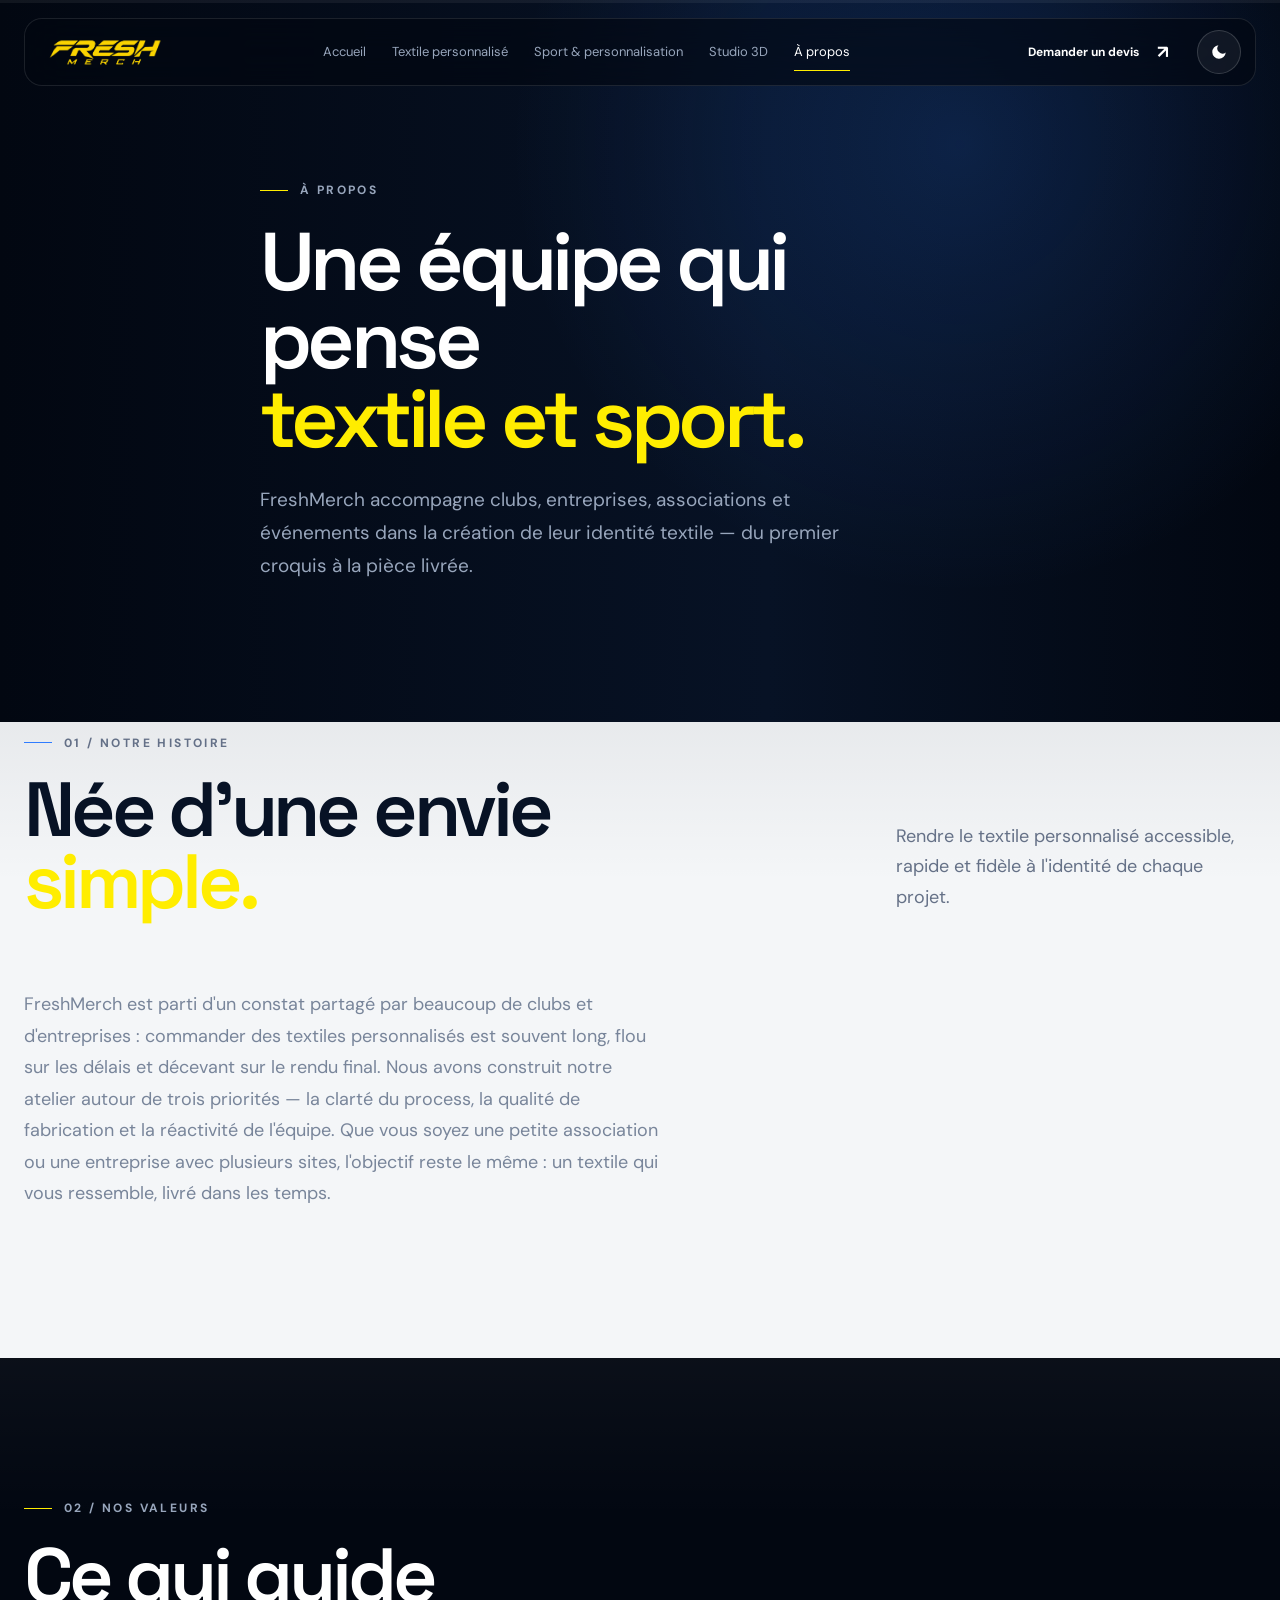
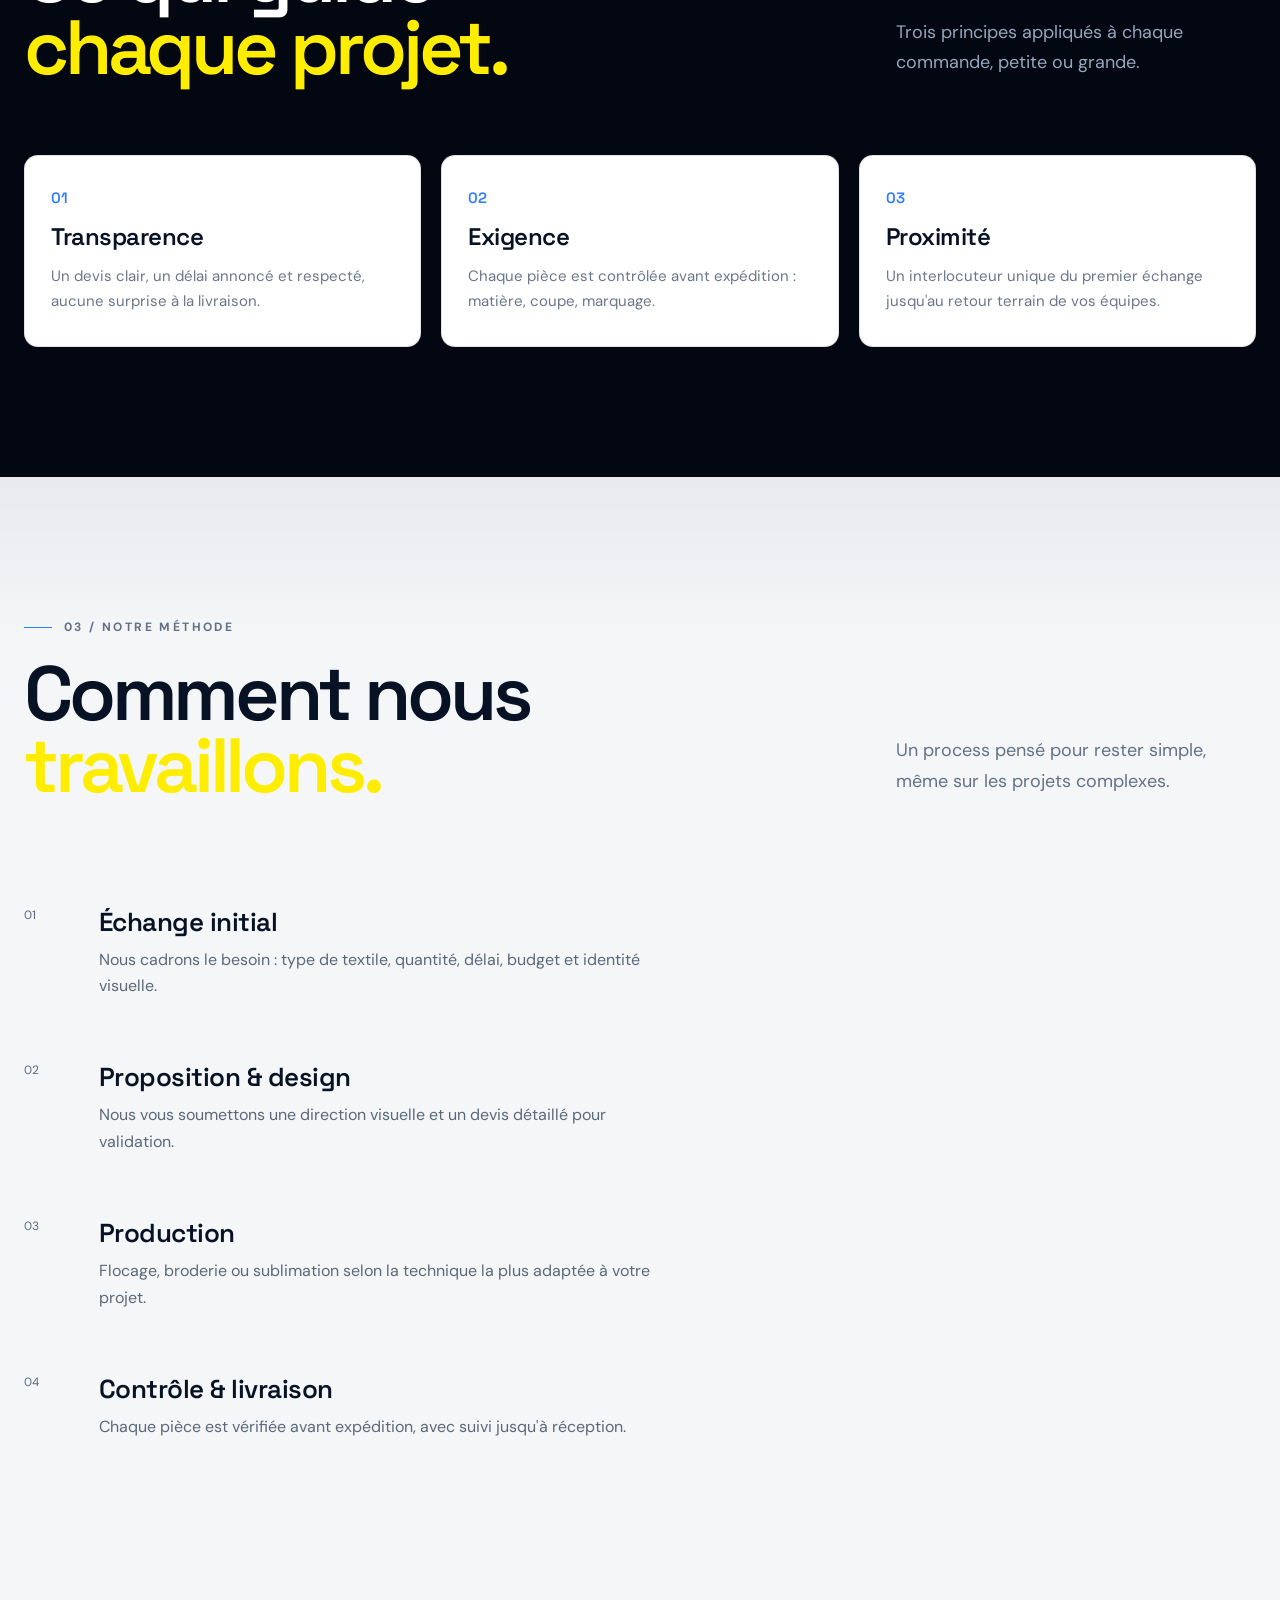
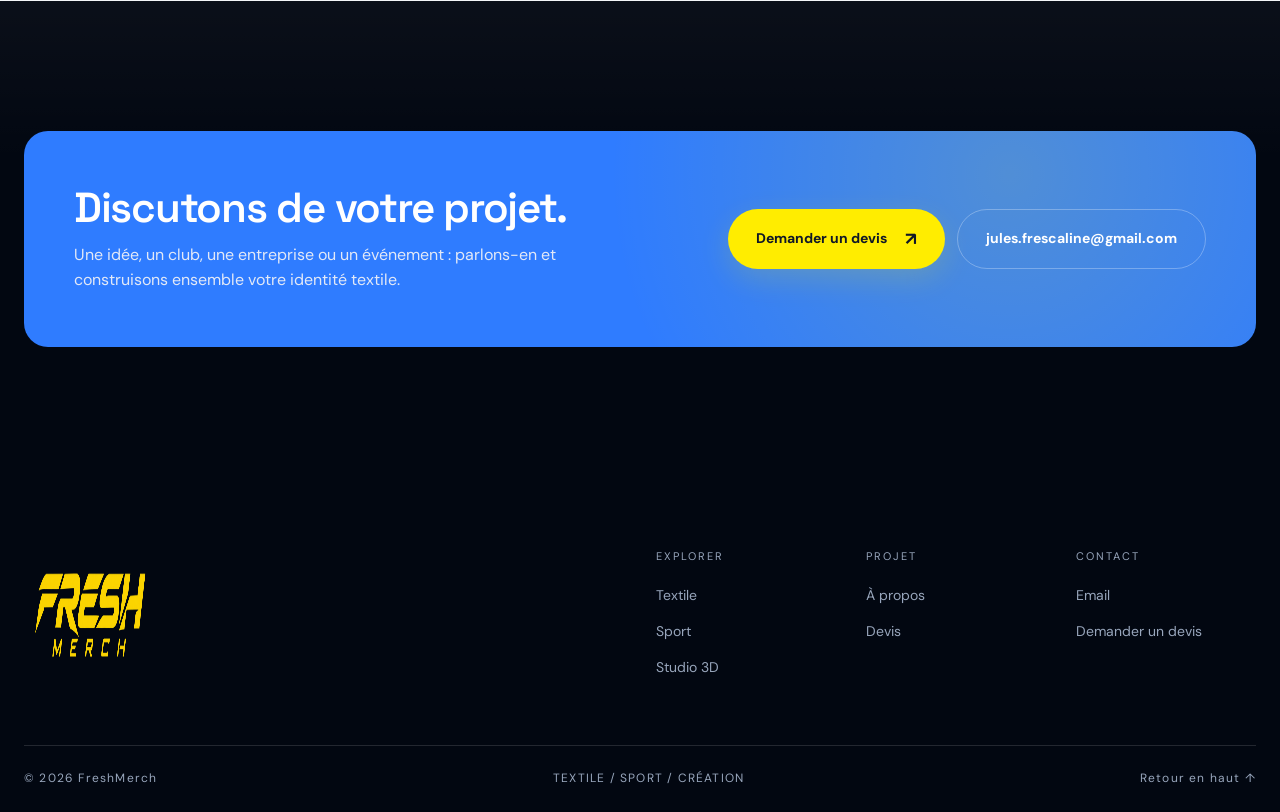
<file: a-propos.html>
<!doctype html>
<html lang="fr">
<head>
  <meta charset="utf-8">
  <meta name="viewport" content="width=device-width, initial-scale=1">
  <meta name="description" content="FreshMerch : l'histoire, les valeurs et la méthode de travail derrière vos textiles personnalisés.">
  <meta name="theme-color" content="#071225">
  <meta property="og:title" content="À propos — FreshMerch">
  <meta property="og:description" content="L'histoire, les valeurs et la méthode de travail de FreshMerch.">
  <meta property="og:type" content="website">
  <meta property="og:url" content="https://www.freshmerch.fr/a-propos.html">
  <meta property="og:image" content="https://www.freshmerch.fr/assets/jersey-cutout.webp">
  <meta property="og:locale" content="fr_FR">
  <meta name="twitter:card" content="summary_large_image">
  <meta name="twitter:title" content="À propos — FreshMerch">
  <meta name="twitter:description" content="L'histoire, les valeurs et la méthode de travail de FreshMerch.">
  <meta name="twitter:image" content="https://www.freshmerch.fr/assets/jersey-cutout.webp">
  <link rel="canonical" href="https://www.freshmerch.fr/a-propos.html">
  <title>À propos — FreshMerch</title>
  <link rel="icon" href="assets/freshmerch-logo.png">
  <link rel="preconnect" href="https://fonts.googleapis.com">
  <link rel="preconnect" href="https://fonts.gstatic.com" crossorigin>
  <link href="https://fonts.googleapis.com/css2?family=DM+Sans:wght@400;500;600;700&family=Space+Grotesk:wght@500;600;700&display=swap" rel="stylesheet">
  <link rel="stylesheet" href="styles.css">
  <script>(function(){try{var t=localStorage.getItem("freshmerch-theme");if(t==="light")document.documentElement.setAttribute("data-theme","light");}catch(e){}})();</script>
  <script type="application/ld+json">
  {
    "@context": "https://schema.org",
    "@type": "LocalBusiness",
    "name": "FreshMerch",
    "description": "L'histoire, les valeurs et la méthode de travail de FreshMerch.",
    "email": "jules.frescaline@gmail.com",
    "url": "https://www.freshmerch.fr/a-propos.html",
    "image": "https://www.freshmerch.fr/assets/jersey-cutout.webp"
  }
  </script>
</head>

<body>
  <div class="scroll-progress" id="scrollProgress" aria-hidden="true"><span></span></div>

  <header class="site-header" id="siteHeader">
    <a class="brand" href="index.html" aria-label="FreshMerch — accueil">
      <img src="assets/freshmerch-logo.png" alt="FreshMerch">
    </a>
    <nav class="desktop-nav" aria-label="Navigation principale">
      <a href="index.html">Accueil</a>
      <a href="textile.html">Textile personnalisé</a>
      <a href="sport.html">Sport &amp; personnalisation</a>
      <a href="studio.html">Studio 3D</a>
      <a href="a-propos.html" aria-current="page">À propos</a>
    </nav>
    <a class="button button--small header-cta" href="devis.html">Demander un devis <span aria-hidden="true">↗</span></a>
    <button class="theme-toggle" id="themeToggle" type="button" aria-pressed="false" aria-label="Activer le mode clair">
      <svg class="theme-toggle__sun" viewBox="0 0 24 24" fill="none" stroke="currentColor" stroke-width="2" stroke-linecap="round" aria-hidden="true"><circle cx="12" cy="12" r="4"></circle><path d="M12 2v2M12 20v2M4.93 4.93l1.41 1.41M17.66 17.66l1.41 1.41M2 12h2M20 12h2M4.93 19.07l1.41-1.41M17.66 6.34l1.41-1.41"></path></svg>
      <svg class="theme-toggle__moon" viewBox="0 0 24 24" fill="currentColor" aria-hidden="true"><path d="M21 12.79A9 9 0 1 1 11.21 3 7 7 0 0 0 21 12.79z"></path></svg>
    </button>
    <button class="menu-toggle" id="menuToggle" aria-label="Ouvrir le menu" aria-controls="mobileMenu" aria-expanded="false">
      <span></span><span></span>
    </button>
  </header>

  <div class="mobile-menu" id="mobileMenu" aria-hidden="true">
    <div class="mobile-menu__inner">
      <span class="eyebrow">FRESHMERCH / NAVIGATION</span>
      <a href="index.html">Accueil <span>01</span></a>
      <a href="textile.html">Textile personnalisé <span>02</span></a>
      <a href="sport.html">Sport &amp; personnalisation <span>03</span></a>
      <a href="studio.html">Studio 3D <span>04</span></a>
      <a href="a-propos.html" aria-current="page">À propos <span>05</span></a>
      <a href="devis.html">Demander un devis <span aria-hidden="true">↗</span></a>
    </div>
  </div>

  <main id="top">
    <section class="page-hero section-dark">
      <div class="container page-hero__inner">
        <span class="eyebrow">À PROPOS</span>
        <h1>Une équipe qui pense<br><em>textile et sport.</em></h1>
        <p>FreshMerch accompagne clubs, entreprises, associations et événements dans la création de leur identité textile — du premier croquis à la pièce livrée.</p>
      </div>
    </section>

    <section class="content-section section-light">
      <div class="container">
        <div class="section-head reveal">
          <div>
            <span class="eyebrow eyebrow--dark">01 / NOTRE HISTOIRE</span>
            <h2>Née d'une envie<br><em>simple.</em></h2>
          </div>
          <p>Rendre le textile personnalisé accessible, rapide et fidèle à l'identité de chaque projet.</p>
        </div>
        <p class="lede">
          FreshMerch est parti d'un constat partagé par beaucoup de clubs et d'entreprises : commander des textiles
          personnalisés est souvent long, flou sur les délais et décevant sur le rendu final. Nous avons construit
          notre atelier autour de trois priorités — la clarté du process, la qualité de fabrication et la réactivité
          de l'équipe. Que vous soyez une petite association ou une entreprise avec plusieurs sites, l'objectif reste
          le même : un textile qui vous ressemble, livré dans les temps.
        </p>
      </div>
    </section>

    <section class="content-section section-dark">
      <div class="container">
        <div class="section-head section-head--light reveal">
          <div>
            <span class="eyebrow">02 / NOS VALEURS</span>
            <h2>Ce qui guide<br><em>chaque projet.</em></h2>
          </div>
          <p>Trois principes appliqués à chaque commande, petite ou grande.</p>
        </div>

        <div class="value-grid">
          <div class="value-card reveal">
            <strong>01</strong>
            <h3>Transparence</h3>
            <p>Un devis clair, un délai annoncé et respecté, aucune surprise à la livraison.</p>
          </div>
          <div class="value-card reveal">
            <strong>02</strong>
            <h3>Exigence</h3>
            <p>Chaque pièce est contrôlée avant expédition : matière, coupe, marquage.</p>
          </div>
          <div class="value-card reveal">
            <strong>03</strong>
            <h3>Proximité</h3>
            <p>Un interlocuteur unique du premier échange jusqu'au retour terrain de vos équipes.</p>
          </div>
        </div>
      </div>
    </section>

    <section class="content-section section-light">
      <div class="container">
        <div class="section-head reveal">
          <div>
            <span class="eyebrow eyebrow--dark">03 / NOTRE MÉTHODE</span>
            <h2>Comment nous<br><em>travaillons.</em></h2>
          </div>
          <p>Un process pensé pour rester simple, même sur les projets complexes.</p>
        </div>

        <div class="method-list">
          <article class="method-row reveal">
            <span>01</span>
            <div><h3>Échange initial</h3><p>Nous cadrons le besoin : type de textile, quantité, délai, budget et identité visuelle.</p></div>
          </article>
          <article class="method-row reveal">
            <span>02</span>
            <div><h3>Proposition &amp; design</h3><p>Nous vous soumettons une direction visuelle et un devis détaillé pour validation.</p></div>
          </article>
          <article class="method-row reveal">
            <span>03</span>
            <div><h3>Production</h3><p>Flocage, broderie ou sublimation selon la technique la plus adaptée à votre projet.</p></div>
          </article>
          <article class="method-row reveal">
            <span>04</span>
            <div><h3>Contrôle &amp; livraison</h3><p>Chaque pièce est vérifiée avant expédition, avec suivi jusqu'à réception.</p></div>
          </article>
        </div>
      </div>
    </section>

    <section class="content-section section-dark">
      <div class="container">
        <div class="mini-cta">
          <div class="mini-cta__copy">
            <h2>Discutons de votre projet.</h2>
            <p>Une idée, un club, une entreprise ou un événement : parlons-en et construisons ensemble votre identité textile.</p>
          </div>
          <div class="mini-cta__actions">
            <a class="button button--yellow button--large" href="devis.html">Demander un devis <span aria-hidden="true">↗</span></a>
            <a class="button button--light button--large" href="mailto:jules.frescaline@gmail.com">jules.frescaline@gmail.com</a>
          </div>
        </div>
      </div>
    </section>
  </main>

  <footer class="footer">
    <div class="container footer__top">
      <a class="brand" href="index.html"><img src="assets/freshmerch-logo.png" alt="FreshMerch"></a>
      <div class="footer__columns">
        <div><span>EXPLORER</span><a href="textile.html">Textile</a><a href="sport.html">Sport</a><a href="studio.html">Studio 3D</a></div>
        <div><span>PROJET</span><a href="a-propos.html">À propos</a><a href="devis.html">Devis</a></div>
        <div><span>CONTACT</span><a href="mailto:jules.frescaline@gmail.com">Email</a><a href="devis.html">Demander un devis</a></div>
      </div>
    </div>
    <div class="container footer__bottom"><span>© <span id="year"></span> FreshMerch</span><span>TEXTILE / SPORT / CRÉATION</span><a href="#top">Retour en haut <span aria-hidden="true">↑</span></a></div>
  </footer>

  <script src="script.js"></script>
</body>
</html>
</file>
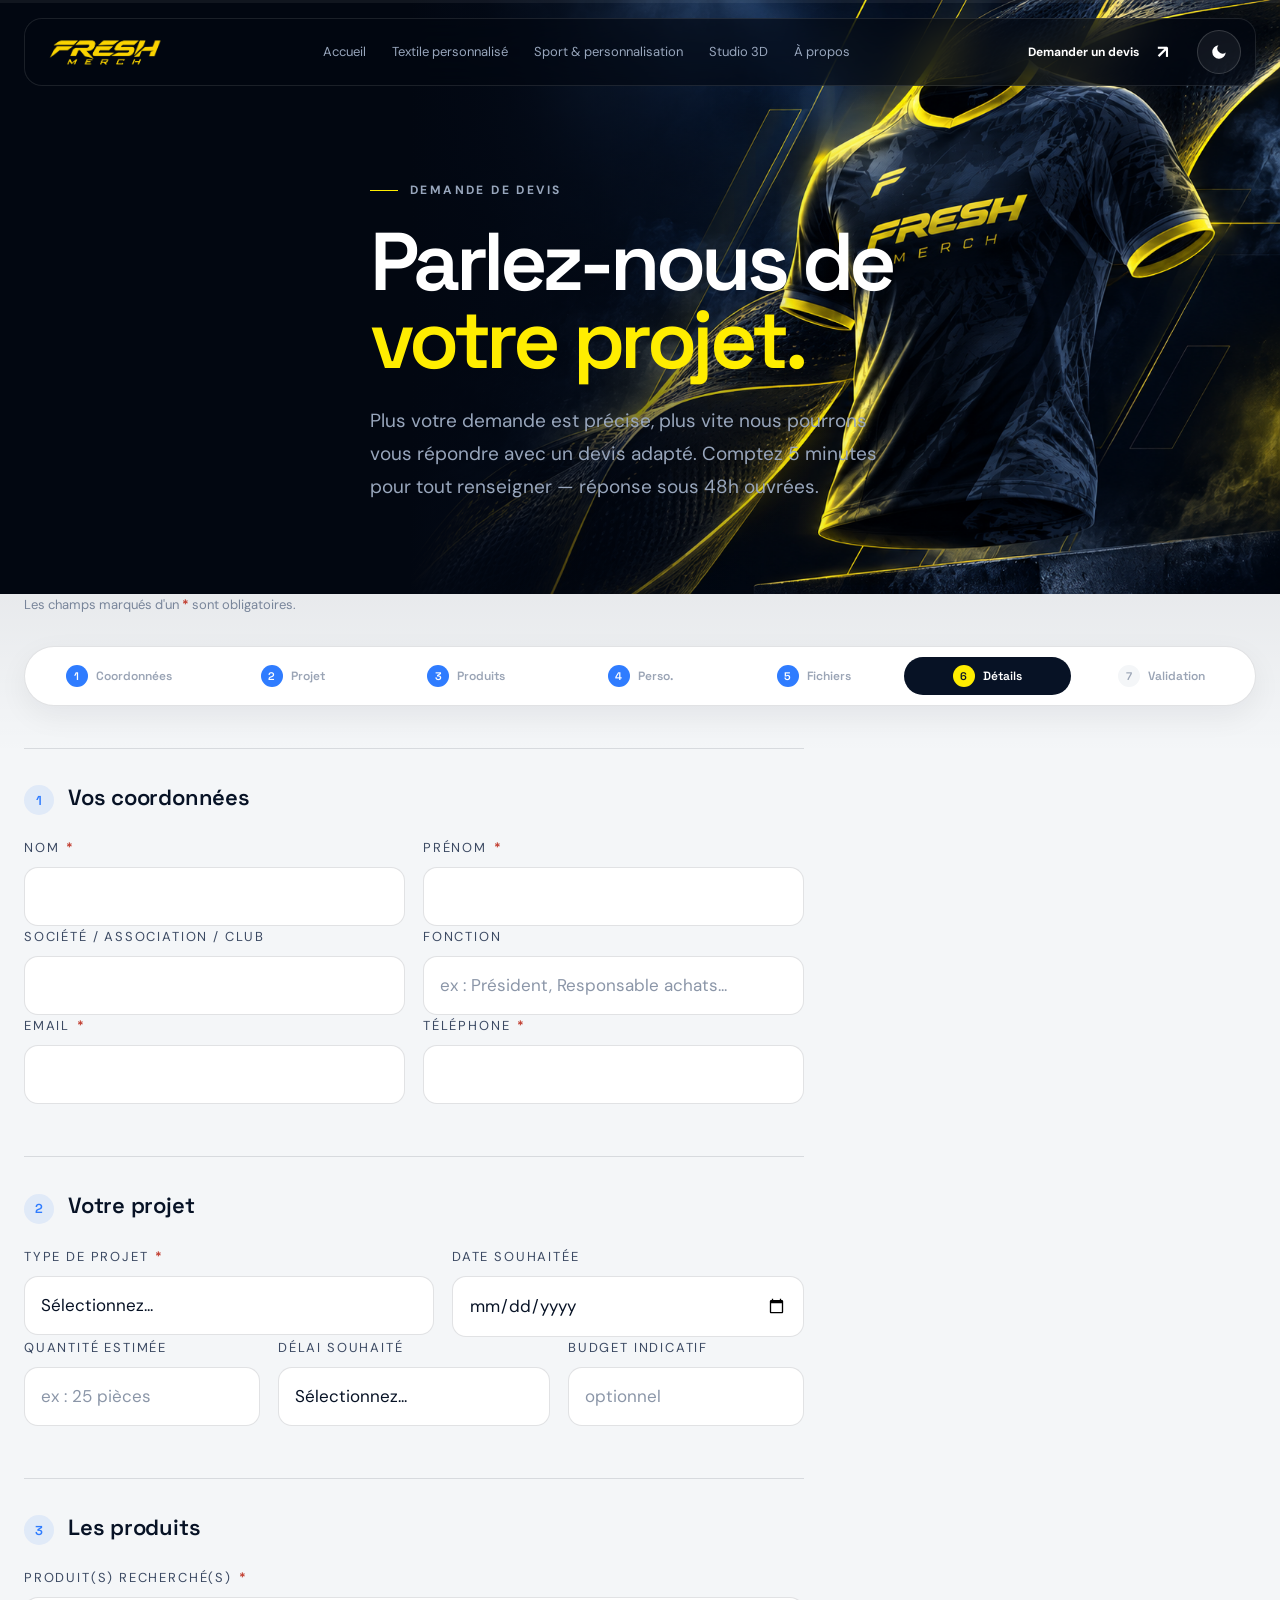
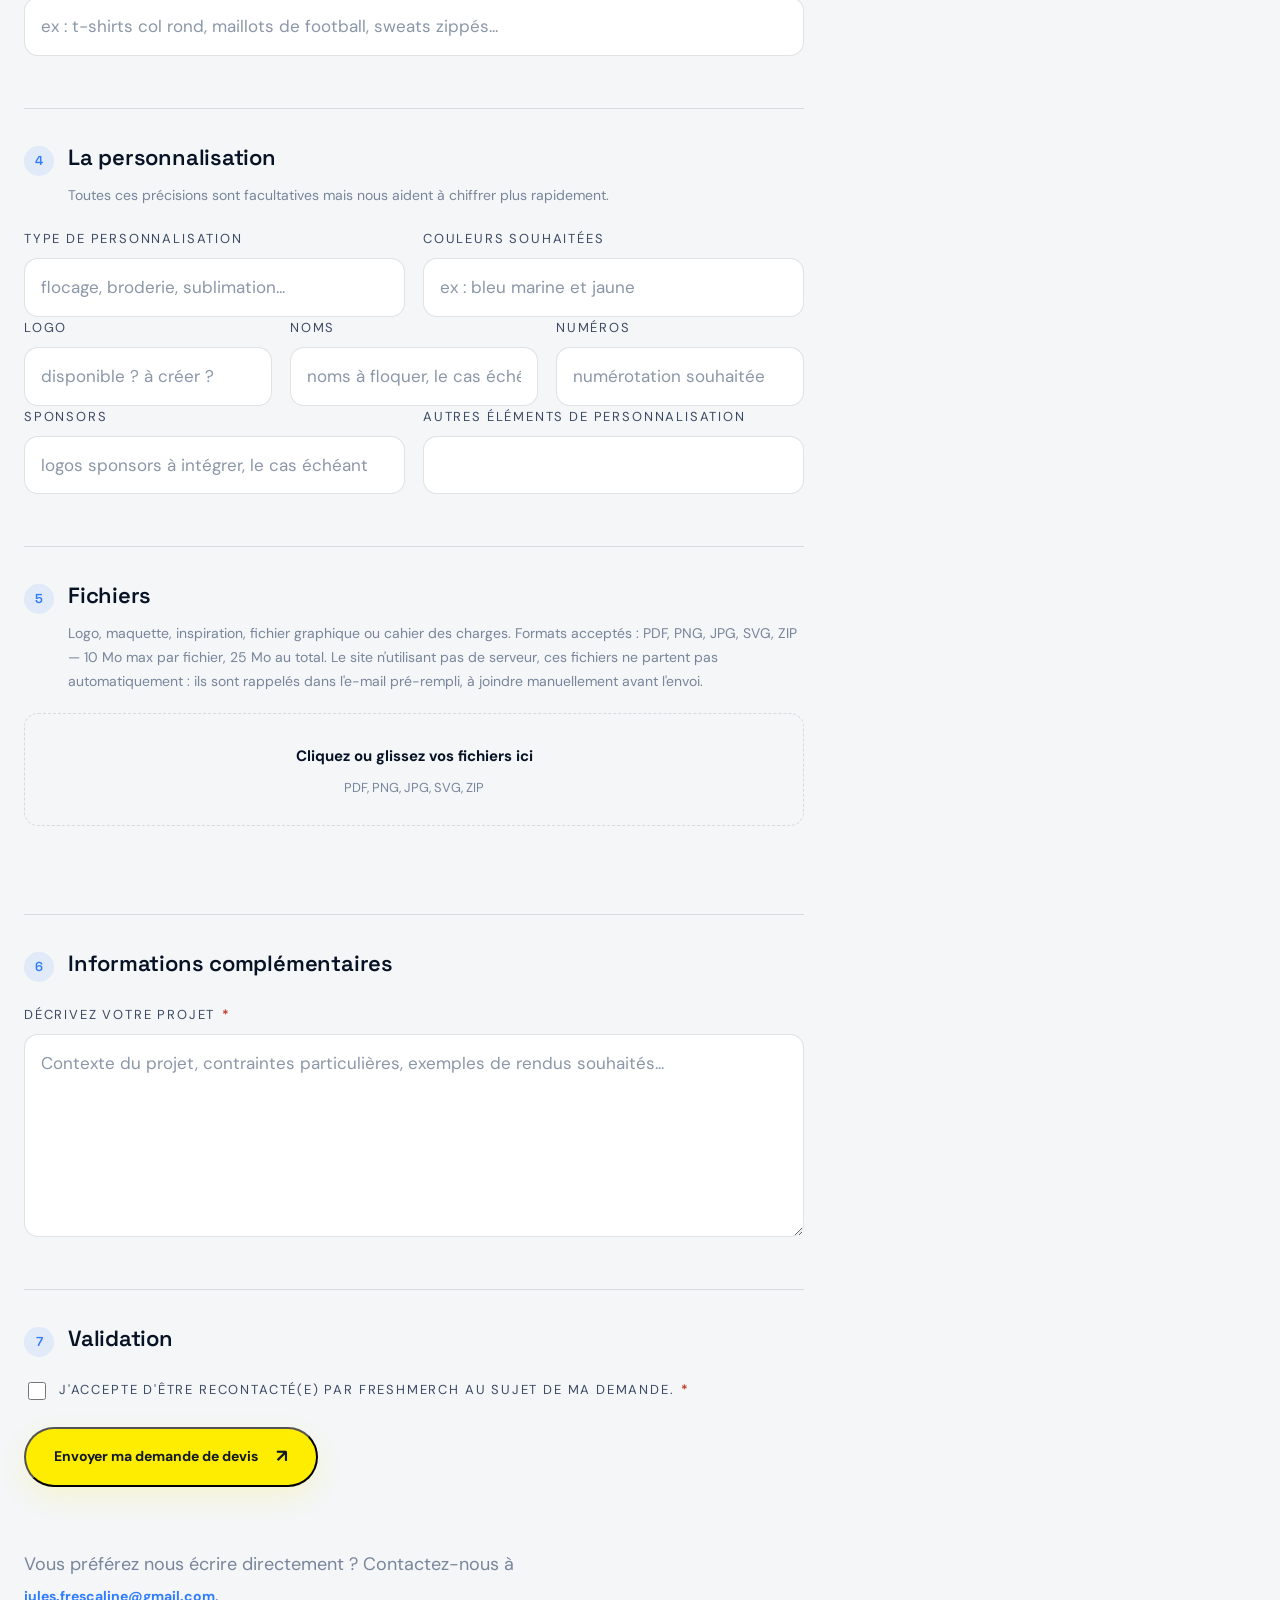
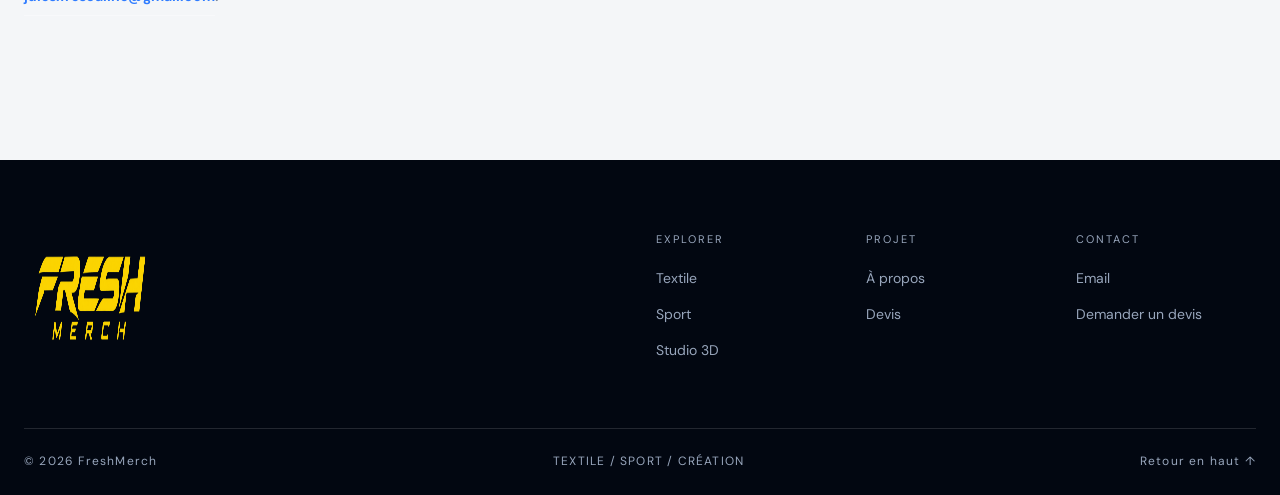
<file: devis.html>
<!doctype html>
<html lang="fr">
<head>
  <meta charset="utf-8">
  <meta name="viewport" content="width=device-width, initial-scale=1">
  <meta name="description" content="Demandez un devis détaillé pour votre projet textile ou sport personnalisé : coordonnées, projet, produits, personnalisation et fichiers.">
  <meta name="theme-color" content="#071225">
  <meta property="og:title" content="Demander un devis — FreshMerch">
  <meta property="og:description" content="Demandez un devis pour votre projet textile ou sport personnalisé.">
  <meta property="og:type" content="website">
  <meta property="og:url" content="https://www.freshmerch.fr/devis.html">
  <meta property="og:image" content="https://www.freshmerch.fr/assets/jersey-cutout.webp">
  <meta property="og:locale" content="fr_FR">
  <meta name="twitter:card" content="summary_large_image">
  <meta name="twitter:title" content="Demander un devis — FreshMerch">
  <meta name="twitter:description" content="Demandez un devis pour votre projet textile ou sport personnalisé.">
  <meta name="twitter:image" content="https://www.freshmerch.fr/assets/jersey-cutout.webp">
  <link rel="canonical" href="https://www.freshmerch.fr/devis.html">
  <title>Demander un devis — FreshMerch</title>
  <link rel="icon" href="assets/freshmerch-logo.png">
  <link rel="preconnect" href="https://fonts.googleapis.com">
  <link rel="preconnect" href="https://fonts.gstatic.com" crossorigin>
  <link href="https://fonts.googleapis.com/css2?family=DM+Sans:wght@400;500;600;700&family=Space+Grotesk:wght@500;600;700&display=swap" rel="stylesheet">
  <link rel="stylesheet" href="styles.css">
  <script>(function(){try{var t=localStorage.getItem("freshmerch-theme");if(t==="light")document.documentElement.setAttribute("data-theme","light");}catch(e){}})();</script>
  <script type="application/ld+json">
  {
    "@context": "https://schema.org",
    "@type": "LocalBusiness",
    "name": "FreshMerch",
    "description": "Demandez un devis pour votre projet textile ou sport personnalisé.",
    "email": "jules.frescaline@gmail.com",
    "url": "https://www.freshmerch.fr/devis.html",
    "image": "https://www.freshmerch.fr/assets/jersey-cutout.webp"
  }
  </script>
</head>

<body>
  <div class="scroll-progress" id="scrollProgress" aria-hidden="true"><span></span></div>

  <header class="site-header" id="siteHeader">
    <a class="brand" href="index.html" aria-label="FreshMerch — accueil">
      <img src="assets/freshmerch-logo.png" alt="FreshMerch">
    </a>
    <nav class="desktop-nav" aria-label="Navigation principale">
      <a href="index.html">Accueil</a>
      <a href="textile.html">Textile personnalisé</a>
      <a href="sport.html">Sport &amp; personnalisation</a>
      <a href="studio.html">Studio 3D</a>
      <a href="a-propos.html">À propos</a>
    </nav>
    <a class="button button--small header-cta" href="devis.html" aria-current="page">Demander un devis <span aria-hidden="true">↗</span></a>
    <button class="theme-toggle" id="themeToggle" type="button" aria-pressed="false" aria-label="Activer le mode clair">
      <svg class="theme-toggle__sun" viewBox="0 0 24 24" fill="none" stroke="currentColor" stroke-width="2" stroke-linecap="round" aria-hidden="true"><circle cx="12" cy="12" r="4"></circle><path d="M12 2v2M12 20v2M4.93 4.93l1.41 1.41M17.66 17.66l1.41 1.41M2 12h2M20 12h2M4.93 19.07l1.41-1.41M17.66 6.34l1.41-1.41"></path></svg>
      <svg class="theme-toggle__moon" viewBox="0 0 24 24" fill="currentColor" aria-hidden="true"><path d="M21 12.79A9 9 0 1 1 11.21 3 7 7 0 0 0 21 12.79z"></path></svg>
    </button>
    <button class="menu-toggle" id="menuToggle" aria-label="Ouvrir le menu" aria-controls="mobileMenu" aria-expanded="false">
      <span></span><span></span>
    </button>
  </header>

  <div class="mobile-menu" id="mobileMenu" aria-hidden="true">
    <div class="mobile-menu__inner">
      <span class="eyebrow">FRESHMERCH / NAVIGATION</span>
      <a href="index.html">Accueil <span>01</span></a>
      <a href="textile.html">Textile personnalisé <span>02</span></a>
      <a href="sport.html">Sport &amp; personnalisation <span>03</span></a>
      <a href="studio.html">Studio 3D <span>04</span></a>
      <a href="a-propos.html">À propos <span>05</span></a>
      <a href="devis.html" aria-current="page">Demander un devis <span aria-hidden="true">↗</span></a>
    </div>
  </div>

  <main id="top">
    <section class="page-hero page-hero--devis section-dark pb-60">
      <div class="container page-hero__inner">
        <span class="eyebrow">DEMANDE DE DEVIS</span>
        <h1>Parlez-nous de<br><em>votre projet.</em></h1>
        <p>Plus votre demande est précise, plus vite nous pourrons vous répondre avec un devis adapté. Comptez 5 minutes pour tout renseigner — réponse sous 48h ouvrées.</p>
      </div>
    </section>

    <section class="content-section section-light">
      <div class="container">

        <div class="form-alert form-alert--success" id="qfSuccess" role="status" aria-live="polite">
          <span class="form-alert__icon" aria-hidden="true">✓</span>
          <div>
            <h3>Votre messagerie va s'ouvrir avec votre demande pré-remplie.</h3>
            <p>Il ne vous reste qu'à cliquer sur « Envoyer » dans votre logiciel de messagerie (et à joindre vos fichiers, le cas échéant). L'équipe FreshMerch vous répond généralement sous 48h ouvrées.<br>
            Rien ne s'est ouvert&nbsp;? <button type="button" class="text-link text-link--brand text-link--button" id="qfCopyRecap">Copier le récapitulatif</button> et écrivez-nous à <a class="text-link text-link--brand" href="mailto:jules.frescaline@gmail.com">jules.frescaline@gmail.com</a>. <span id="qfCopyStatus" role="status" aria-live="polite"></span></p>
          </div>
        </div>

        <div class="studio-handoff" id="studioHandoff" hidden>
          <img id="studioHandoffImg" alt="Aperçu de votre configuration réalisée dans le Studio 3D" hidden>
          <div>
            <strong>Configuration Studio 3D importée</strong>
            <p id="studioHandoffSummary"></p>
          </div>
        </div>

        <p class="required-note">Les champs marqués d'un <b>*</b> sont obligatoires.</p>

        <nav class="form-progress" id="formProgress" aria-label="Progression du formulaire">
          <button type="button" class="form-progress__step" data-target="fs-1"><i>1</i><span>Coordonnées</span></button>
          <button type="button" class="form-progress__step" data-target="fs-2"><i>2</i><span>Projet</span></button>
          <button type="button" class="form-progress__step" data-target="fs-3"><i>3</i><span>Produits</span></button>
          <button type="button" class="form-progress__step" data-target="fs-4"><i>4</i><span>Perso.</span></button>
          <button type="button" class="form-progress__step" data-target="fs-5"><i>5</i><span>Fichiers</span></button>
          <button type="button" class="form-progress__step" data-target="fs-6"><i>6</i><span>Détails</span></button>
          <button type="button" class="form-progress__step" data-target="fs-7"><i>7</i><span>Validation</span></button>
        </nav>

        <form class="contact-form contact-form--wide" id="quoteForm" novalidate>

          <!-- Anti-spam : champ honeypot invisible, ne jamais le remplir -->
          <div class="honeypot-field" aria-hidden="true">
            <label for="qf-website">Laissez ce champ vide</label>
            <input type="text" id="qf-website" name="site_web" tabindex="-1" autocomplete="off">
          </div>

          <!-- 1. VOS COORDONNÉES -->
          <div class="form-section" id="fs-1">
            <div class="form-section__head"><span>1</span><h2>Vos coordonnées</h2></div>

            <div class="contact-form__row">
              <div class="contact-form__field">
                <label for="qf-nom">Nom <b>*</b></label>
                <input type="text" id="qf-nom" name="nom" required autocomplete="family-name">
              </div>
              <div class="contact-form__field">
                <label for="qf-prenom">Prénom <b>*</b></label>
                <input type="text" id="qf-prenom" name="prenom" required autocomplete="given-name">
              </div>
            </div>

            <div class="contact-form__row">
              <div class="contact-form__field">
                <label for="qf-societe">Société / Association / Club</label>
                <input type="text" id="qf-societe" name="societe" autocomplete="organization">
              </div>
              <div class="contact-form__field">
                <label for="qf-fonction">Fonction</label>
                <input type="text" id="qf-fonction" name="fonction" placeholder="ex : Président, Responsable achats...">
              </div>
            </div>

            <div class="contact-form__row">
              <div class="contact-form__field">
                <label for="qf-email">Email <b>*</b></label>
                <input type="email" id="qf-email" name="email" required autocomplete="email">
              </div>
              <div class="contact-form__field">
                <label for="qf-tel">Téléphone <b>*</b></label>
                <input type="tel" id="qf-tel" name="telephone" required autocomplete="tel">
              </div>
            </div>
          </div>

          <!-- 2. VOTRE PROJET -->
          <div class="form-section" id="fs-2">
            <div class="form-section__head"><span>2</span><h2>Votre projet</h2></div>

            <div class="contact-form__row">
              <div class="contact-form__field">
                <label for="qf-type">Type de projet <b>*</b></label>
                <select id="qf-type" name="type_de_projet" required>
                  <option value="">Sélectionnez...</option>
                  <option>Textile personnalisé (t-shirts, sweats, polos...)</option>
                  <option>Sport &amp; sublimation (maillots, tenues d'équipe)</option>
                  <option>Événementiel</option>
                  <option>Autre / je ne sais pas encore</option>
                </select>
              </div>
              <div class="contact-form__field">
                <label for="qf-date">Date souhaitée</label>
                <input type="date" id="qf-date" name="date_souhaitee">
              </div>
            </div>

            <div class="contact-form__row contact-form__row--3">
              <div class="contact-form__field">
                <label for="qf-qty">Quantité estimée</label>
                <input type="text" id="qf-qty" name="quantite" placeholder="ex : 25 pièces">
              </div>
              <div class="contact-form__field">
                <label for="qf-delai">Délai souhaité</label>
                <select id="qf-delai" name="delai_souhaite">
                  <option value="">Sélectionnez...</option>
                  <option>Moins de 2 semaines</option>
                  <option>2 à 4 semaines</option>
                  <option>1 à 2 mois</option>
                  <option>Pas de contrainte particulière</option>
                </select>
              </div>
              <div class="contact-form__field">
                <label for="qf-budget">Budget indicatif</label>
                <input type="text" id="qf-budget" name="budget_indicatif" placeholder="optionnel">
              </div>
            </div>
          </div>

          <!-- 3. LES PRODUITS -->
          <div class="form-section" id="fs-3">
            <div class="form-section__head"><span>3</span><h2>Les produits</h2></div>
            <div class="contact-form__field">
              <label for="qf-produit">Produit(s) recherché(s) <b>*</b></label>
              <input type="text" id="qf-produit" name="produit" required placeholder="ex : t-shirts col rond, maillots de football, sweats zippés...">
            </div>
          </div>

          <!-- 4. LA PERSONNALISATION -->
          <div class="form-section" id="fs-4">
            <div class="form-section__head"><span>4</span><h2>La personnalisation</h2></div>
            <p class="form-section__hint">Toutes ces précisions sont facultatives mais nous aident à chiffrer plus rapidement.</p>

            <div class="contact-form__row">
              <div class="contact-form__field">
                <label for="qf-perso-type">Type de personnalisation</label>
                <input type="text" id="qf-perso-type" name="type_personnalisation" placeholder="flocage, broderie, sublimation...">
              </div>
              <div class="contact-form__field">
                <label for="qf-couleurs">Couleurs souhaitées</label>
                <input type="text" id="qf-couleurs" name="couleurs" placeholder="ex : bleu marine et jaune">
              </div>
            </div>

            <div class="contact-form__row contact-form__row--3">
              <div class="contact-form__field">
                <label for="qf-logo">Logo</label>
                <input type="text" id="qf-logo" name="logo" placeholder="disponible ? à créer ?">
              </div>
              <div class="contact-form__field">
                <label for="qf-noms">Noms</label>
                <input type="text" id="qf-noms" name="noms" placeholder="noms à floquer, le cas échéant">
              </div>
              <div class="contact-form__field">
                <label for="qf-numeros">Numéros</label>
                <input type="text" id="qf-numeros" name="numeros" placeholder="numérotation souhaitée">
              </div>
            </div>

            <div class="contact-form__row">
              <div class="contact-form__field">
                <label for="qf-sponsors">Sponsors</label>
                <input type="text" id="qf-sponsors" name="sponsors" placeholder="logos sponsors à intégrer, le cas échéant">
              </div>
              <div class="contact-form__field">
                <label for="qf-autres">Autres éléments de personnalisation</label>
                <input type="text" id="qf-autres" name="autres_personnalisation">
              </div>
            </div>
          </div>

          <!-- 5. FICHIERS -->
          <div class="form-section" id="fs-5">
            <div class="form-section__head"><span>5</span><h2>Fichiers</h2></div>
            <p class="form-section__hint">Logo, maquette, inspiration, fichier graphique ou cahier des charges. Formats acceptés : PDF, PNG, JPG, SVG, ZIP — 10 Mo max par fichier, 25 Mo au total. Le site n'utilisant pas de serveur, ces fichiers ne partent pas automatiquement : ils sont rappelés dans l'e-mail pré-rempli, à joindre manuellement avant l'envoi.</p>

            <div class="file-drop" id="qf-file-drop" tabindex="0" role="button" aria-describedby="qf-file-error">
              <span class="file-drop__label">Cliquez ou glissez vos fichiers ici</span>
              <span class="file-drop__hint">PDF, PNG, JPG, SVG, ZIP</span>
              <input type="file" id="qf-files" name="fichiers" multiple accept=".pdf,.png,.jpg,.jpeg,.svg,.zip">
            </div>
            <p class="field-error field-error--file" id="qf-file-error"></p>
            <ul class="file-list" id="qf-file-list"></ul>
          </div>

          <!-- 6. INFORMATIONS COMPLÉMENTAIRES -->
          <div class="form-section" id="fs-6">
            <div class="form-section__head"><span>6</span><h2>Informations complémentaires</h2></div>
            <div class="contact-form__field">
              <label for="qf-desc">Décrivez votre projet <b>*</b></label>
              <textarea id="qf-desc" name="description" rows="6" required placeholder="Contexte du projet, contraintes particulières, exemples de rendus souhaités..."></textarea>
            </div>
          </div>

          <!-- 7. VALIDATION -->
          <div class="form-section" id="fs-7">
            <div class="form-section__head"><span>7</span><h2>Validation</h2></div>
            <div class="contact-form__field contact-form__field--checkbox">
              <input type="checkbox" id="qf-consent" name="consentement" required class="consent-checkbox">
              <label for="qf-consent" class="consent-label">J'accepte d'être recontacté(e) par FreshMerch au sujet de ma demande. <b>*</b></label>
            </div>

            <button type="submit" class="button button--yellow button--large quote-submit">Envoyer ma demande de devis <span aria-hidden="true">↗</span></button>
          </div>
        </form>

        <p class="lede mt-28">
          Vous préférez nous écrire directement&nbsp;? Contactez-nous à
          <a class="text-link text-link--brand" href="mailto:jules.frescaline@gmail.com">jules.frescaline@gmail.com</a>.
        </p>
      </div>
    </section>
  </main>

  <footer class="footer">
    <div class="container footer__top">
      <a class="brand" href="index.html"><img src="assets/freshmerch-logo.png" alt="FreshMerch"></a>
      <div class="footer__columns">
        <div><span>EXPLORER</span><a href="textile.html">Textile</a><a href="sport.html">Sport</a><a href="studio.html">Studio 3D</a></div>
        <div><span>PROJET</span><a href="a-propos.html">À propos</a><a href="devis.html">Devis</a></div>
        <div><span>CONTACT</span><a href="mailto:jules.frescaline@gmail.com">Email</a><a href="devis.html">Demander un devis</a></div>
      </div>
    </div>
    <div class="container footer__bottom"><span>© <span id="year"></span> FreshMerch</span><span>TEXTILE / SPORT / CRÉATION</span><a href="#top">Retour en haut <span aria-hidden="true">↑</span></a></div>
  </footer>

  <script src="script.js"></script>
</body>
</html>
</file>
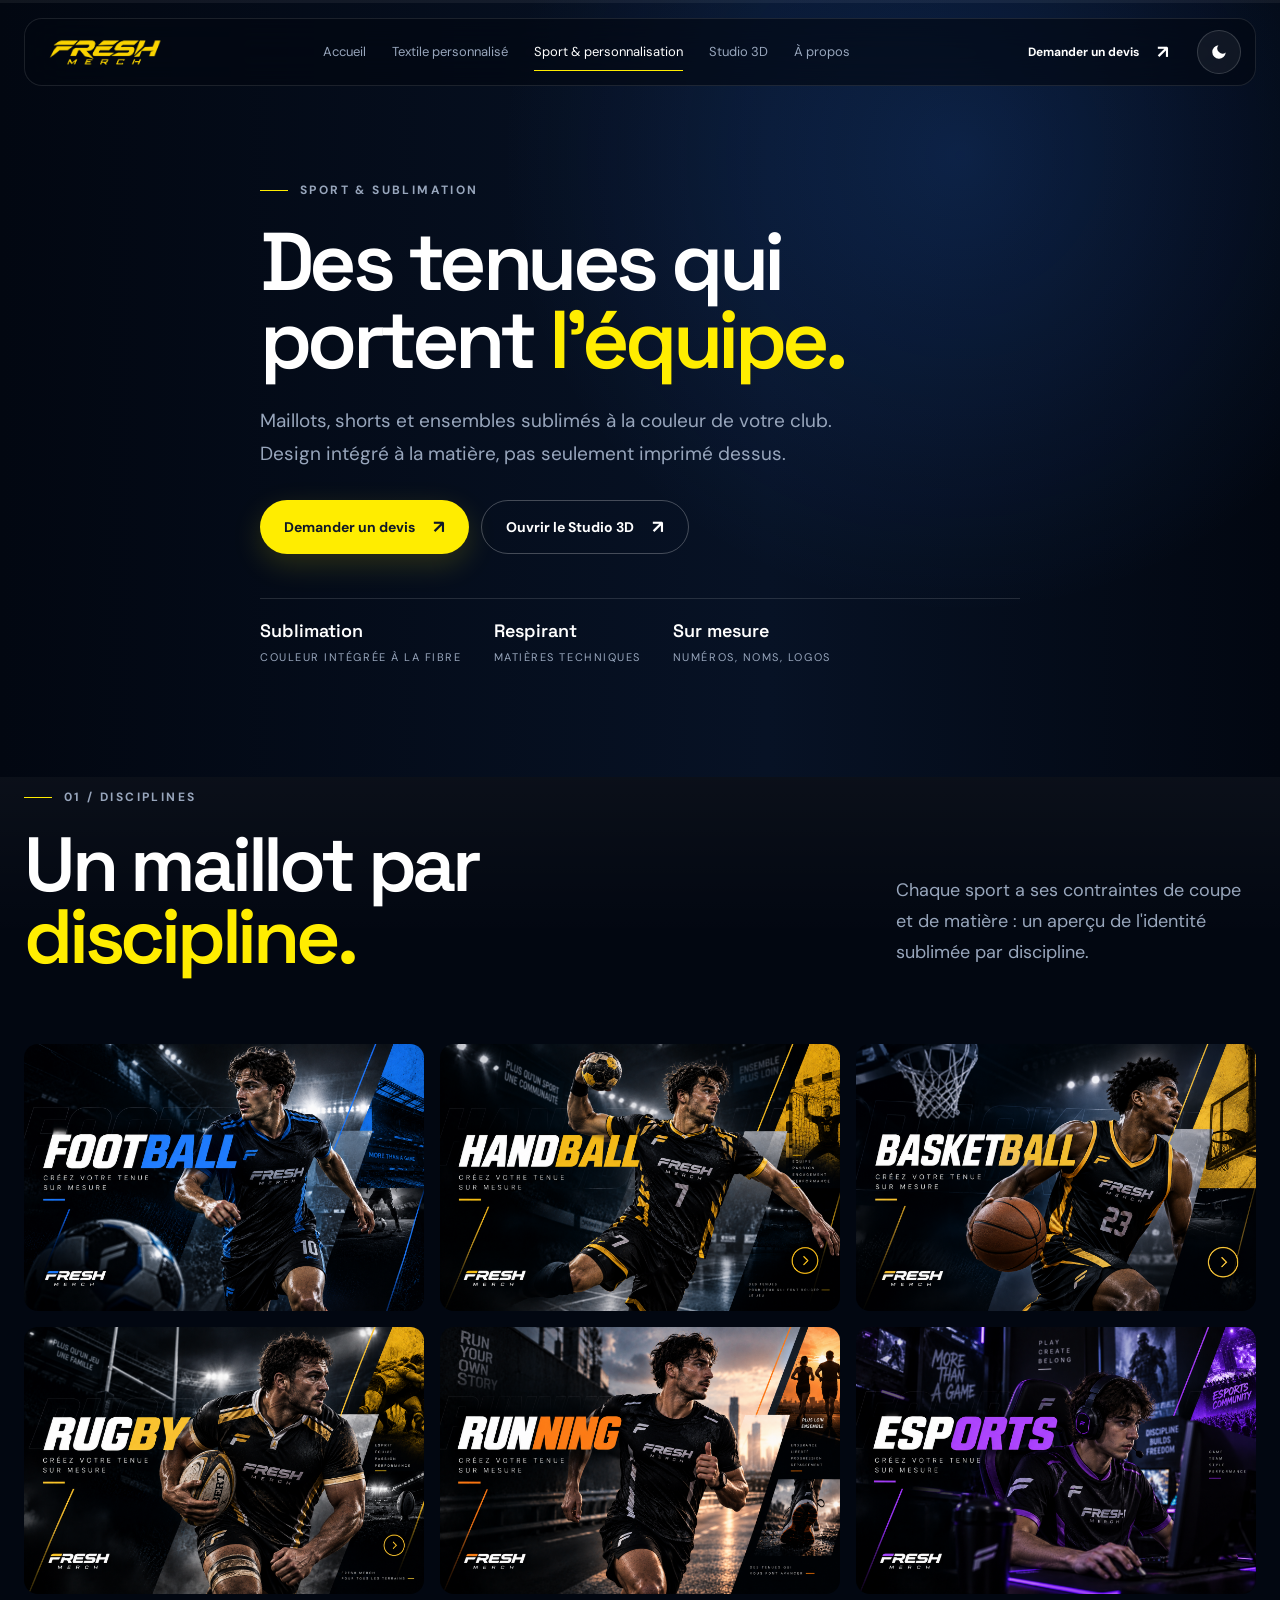
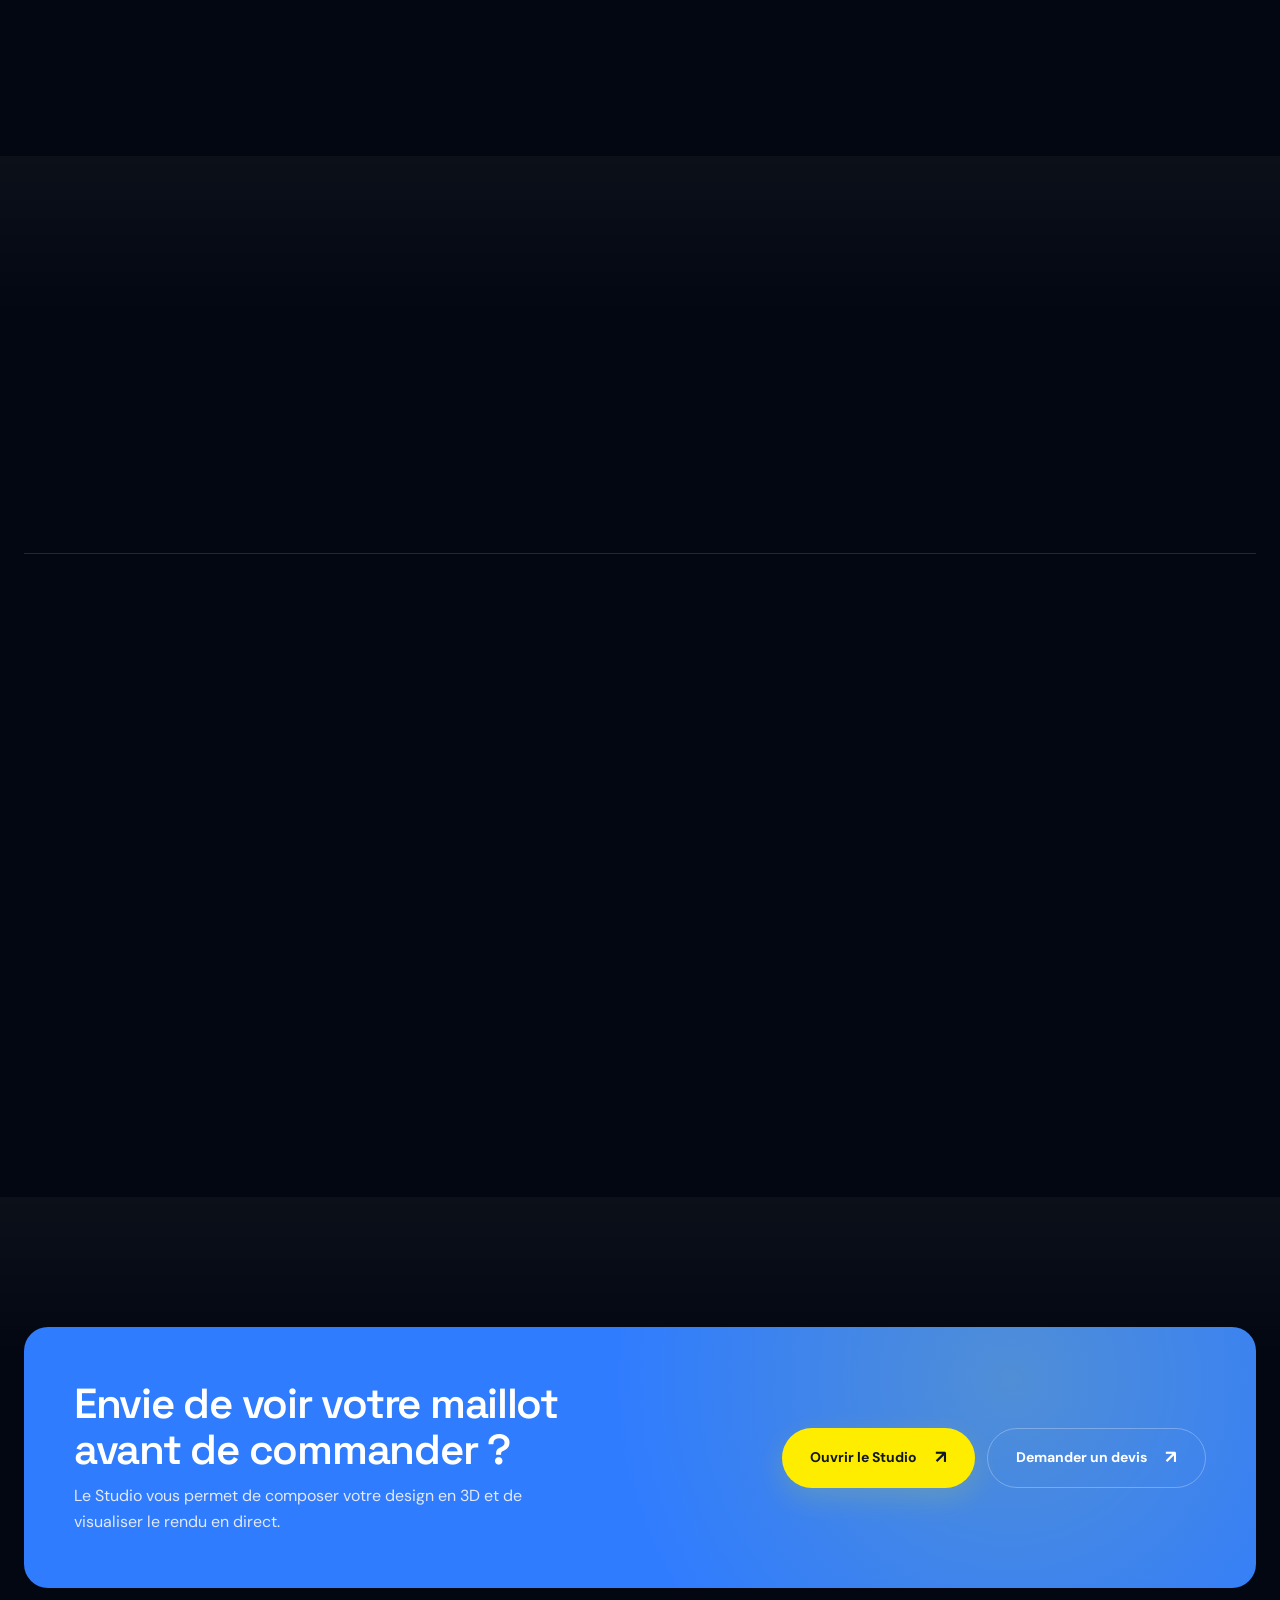
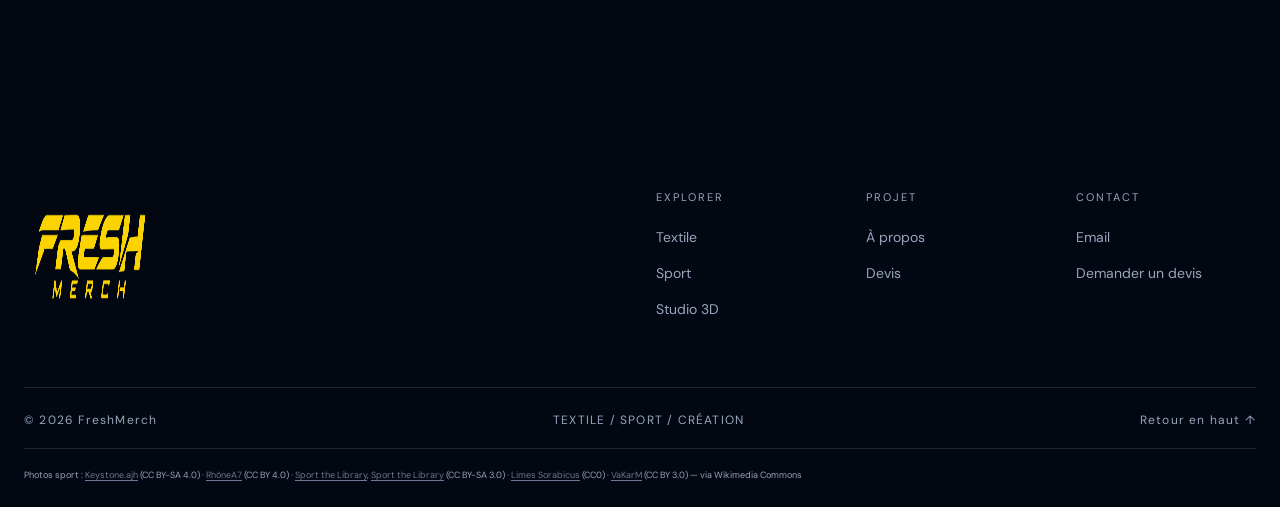
<file: sport.html>
<!doctype html>
<html lang="fr">
<head>
  <meta charset="utf-8">
  <meta name="viewport" content="width=device-width, initial-scale=1">
  <meta name="description" content="Maillots et tenues de sport sublimés, personnalisés pour clubs, associations et événements sportifs.">
  <meta name="theme-color" content="#071225">
  <meta property="og:title" content="Sport & personnalisation — FreshMerch">
  <meta property="og:description" content="Maillots et tenues de sport sublimés, personnalisés pour clubs et équipes.">
  <meta property="og:type" content="website">
  <meta property="og:url" content="https://www.freshmerch.fr/sport.html">
  <meta property="og:image" content="https://www.freshmerch.fr/assets/jersey-cutout.webp">
  <meta property="og:locale" content="fr_FR">
  <meta name="twitter:card" content="summary_large_image">
  <meta name="twitter:title" content="Sport &amp; personnalisation — FreshMerch">
  <meta name="twitter:description" content="Maillots et tenues de sport sublimés, personnalisés pour clubs et équipes.">
  <meta name="twitter:image" content="https://www.freshmerch.fr/assets/jersey-cutout.webp">
  <link rel="canonical" href="https://www.freshmerch.fr/sport.html">
  <title>Sport &amp; personnalisation — FreshMerch</title>
  <link rel="icon" href="assets/freshmerch-logo.png">
  <link rel="preconnect" href="https://fonts.googleapis.com">
  <link rel="preconnect" href="https://fonts.gstatic.com" crossorigin>
  <link href="https://fonts.googleapis.com/css2?family=DM+Sans:wght@400;500;600;700&family=Space+Grotesk:wght@500;600;700&display=swap" rel="stylesheet">
  <link rel="stylesheet" href="styles.css">
  <script>(function(){try{var t=localStorage.getItem("freshmerch-theme");if(t==="light")document.documentElement.setAttribute("data-theme","light");}catch(e){}})();</script>
  <script type="application/ld+json">
  {
    "@context": "https://schema.org",
    "@type": "LocalBusiness",
    "name": "FreshMerch",
    "description": "Maillots et tenues de sport sublimés, personnalisés pour clubs et équipes.",
    "email": "jules.frescaline@gmail.com",
    "url": "https://www.freshmerch.fr/sport.html",
    "image": "https://www.freshmerch.fr/assets/jersey-cutout.webp"
  }
  </script>
</head>

<body>
  <div class="scroll-progress" id="scrollProgress" aria-hidden="true"><span></span></div>

  <header class="site-header" id="siteHeader">
    <a class="brand" href="index.html" aria-label="FreshMerch — accueil">
      <img src="assets/freshmerch-logo.png" alt="FreshMerch">
    </a>
    <nav class="desktop-nav" aria-label="Navigation principale">
      <a href="index.html">Accueil</a>
      <a href="textile.html">Textile personnalisé</a>
      <a href="sport.html" aria-current="page">Sport &amp; personnalisation</a>
      <a href="studio.html">Studio 3D</a>
      <a href="a-propos.html">À propos</a>
    </nav>
    <a class="button button--small header-cta" href="devis.html">Demander un devis <span aria-hidden="true">↗</span></a>
    <button class="theme-toggle" id="themeToggle" type="button" aria-pressed="false" aria-label="Activer le mode clair">
      <svg class="theme-toggle__sun" viewBox="0 0 24 24" fill="none" stroke="currentColor" stroke-width="2" stroke-linecap="round" aria-hidden="true"><circle cx="12" cy="12" r="4"></circle><path d="M12 2v2M12 20v2M4.93 4.93l1.41 1.41M17.66 17.66l1.41 1.41M2 12h2M20 12h2M4.93 19.07l1.41-1.41M17.66 6.34l1.41-1.41"></path></svg>
      <svg class="theme-toggle__moon" viewBox="0 0 24 24" fill="currentColor" aria-hidden="true"><path d="M21 12.79A9 9 0 1 1 11.21 3 7 7 0 0 0 21 12.79z"></path></svg>
    </button>
    <button class="menu-toggle" id="menuToggle" aria-label="Ouvrir le menu" aria-controls="mobileMenu" aria-expanded="false">
      <span></span><span></span>
    </button>
  </header>

  <div class="mobile-menu" id="mobileMenu" aria-hidden="true">
    <div class="mobile-menu__inner">
      <span class="eyebrow">FRESHMERCH / NAVIGATION</span>
      <a href="index.html">Accueil <span>01</span></a>
      <a href="textile.html">Textile personnalisé <span>02</span></a>
      <a href="sport.html" aria-current="page">Sport &amp; personnalisation <span>03</span></a>
      <a href="studio.html">Studio 3D <span>04</span></a>
      <a href="a-propos.html">À propos <span>05</span></a>
      <a href="devis.html">Demander un devis <span aria-hidden="true">↗</span></a>
    </div>
  </div>

  <main id="top">
    <section class="page-hero section-dark">
      <div class="container page-hero__inner">
        <span class="eyebrow">SPORT &amp; SUBLIMATION</span>
        <h1>Des tenues qui<br>portent <em>l'équipe.</em></h1>
        <p>Maillots, shorts et ensembles sublimés à la couleur de votre club. Design intégré à la matière, pas seulement imprimé dessus.</p>
        <div class="page-hero__actions">
          <a class="button button--yellow" href="devis.html">Demander un devis <span aria-hidden="true">↗</span></a>
          <a class="button button--ghost" href="studio.html">Ouvrir le Studio 3D <span aria-hidden="true">↗</span></a>
        </div>
        <div class="page-hero__meta">
          <div><strong>Sublimation</strong><span>COULEUR INTÉGRÉE À LA FIBRE</span></div>
          <div><strong>Respirant</strong><span>MATIÈRES TECHNIQUES</span></div>
          <div><strong>Sur mesure</strong><span>NUMÉROS, NOMS, LOGOS</span></div>
        </div>
      </div>
    </section>

    <section class="content-section section-dark" id="sports">
      <div class="container">
        <div class="section-head section-head--light reveal">
          <div>
            <span class="eyebrow">01 / DISCIPLINES</span>
            <h2>Un maillot par<br><em>discipline.</em></h2>
          </div>
          <p>Chaque sport a ses contraintes de coupe et de matière : un aperçu de l'identité sublimée par discipline.</p>
        </div>

        <div class="sport-visual-grid">
          <figure class="sport-tile reveal"><img src="assets/sports-photos/football.jpg" alt="Maillot football sublimé FreshMerch" loading="lazy"></figure>
          <figure class="sport-tile reveal"><img src="assets/sports-photos/handball.jpg" alt="Maillot handball sublimé FreshMerch" loading="lazy"></figure>
          <figure class="sport-tile reveal"><img src="assets/sports-photos/basketball.jpg" alt="Ensemble basketball sublimé FreshMerch" loading="lazy"></figure>
          <figure class="sport-tile reveal"><img src="assets/sports-photos/rugby.jpg" alt="Maillot rugby sublimé FreshMerch" loading="lazy"></figure>
          <figure class="sport-tile reveal"><img src="assets/sports-photos/running.jpg" alt="Tenue running sublimée FreshMerch" loading="lazy"></figure>
          <figure class="sport-tile reveal"><img src="assets/sports-photos/esports.jpg" alt="Jersey esport sublimé FreshMerch" loading="lazy"></figure>
        </div>
      </div>
    </section>

    <section class="content-section section-dark">
      <div class="container">
        <div class="section-head section-head--light reveal">
          <div>
            <span class="eyebrow">02 / LA TECHNIQUE</span>
            <h2>La sublimation,<br><em>expliquée simplement.</em></h2>
          </div>
          <p>Le design est imprimé sur un papier transfert puis fixé au textile par chaleur et pression : la couleur devient une partie de la fibre, elle ne craquelle pas et ne s'efface pas au lavage.</p>
        </div>

        <div class="craft-list">
          <article class="craft-row reveal">
            <span>01</span><div><h3>Design vectoriel</h3><p>Votre identité — couleurs, numéros, sponsors — est déclinée sur un patron adapté à la coupe choisie.</p></div><b aria-hidden="true">↗</b>
          </article>
          <article class="craft-row reveal">
            <span>02</span><div><h3>Impression &amp; transfert</h3><p>Le motif est imprimé puis thermofixé sur une matière technique respirante.</p></div><b aria-hidden="true">↗</b>
          </article>
          <article class="craft-row reveal">
            <span>03</span><div><h3>Confection</h3><p>Assemblage et finitions (coutures plates, empiècements) adaptés à l'usage sportif.</p></div><b aria-hidden="true">↗</b>
          </article>
        </div>
      </div>
    </section>

    <section class="content-section section-dark">
      <div class="container">
        <div class="mini-cta">
          <div class="mini-cta__copy">
            <h2>Envie de voir votre maillot avant de commander&nbsp;?</h2>
            <p>Le Studio vous permet de composer votre design en 3D et de visualiser le rendu en direct.</p>
          </div>
          <div class="mini-cta__actions">
            <a class="button button--yellow button--large" href="studio.html">Ouvrir le Studio <span aria-hidden="true">↗</span></a>
            <a class="button button--light button--large" href="devis.html">Demander un devis <span aria-hidden="true">↗</span></a>
          </div>
        </div>
      </div>
    </section>
  </main>

  <footer class="footer">
    <div class="container footer__top">
      <a class="brand" href="index.html"><img src="assets/freshmerch-logo.png" alt="FreshMerch"></a>
      <div class="footer__columns">
        <div><span>EXPLORER</span><a href="textile.html">Textile</a><a href="sport.html">Sport</a><a href="studio.html">Studio 3D</a></div>
        <div><span>PROJET</span><a href="a-propos.html">À propos</a><a href="devis.html">Devis</a></div>
        <div><span>CONTACT</span><a href="mailto:jules.frescaline@gmail.com">Email</a><a href="devis.html">Demander un devis</a></div>
      </div>
    </div>
    <div class="container footer__bottom"><span>© <span id="year"></span> FreshMerch</span><span>TEXTILE / SPORT / CRÉATION</span><a href="#top">Retour en haut <span aria-hidden="true">↑</span></a></div>
    <div class="container footer__credits">
      Photos sport : <a href="https://commons.wikimedia.org/wiki/File:Match_de_football_UAC09.jpg" target="_blank" rel="noopener">Keystone.ajh</a> (CC BY-SA 4.0) ·
      <a href="https://commons.wikimedia.org/wiki/File:Espagne-_Slov%C3%A9nie_bronze_handball_M_20240811_091447_Action_espagnole.jpg" target="_blank" rel="noopener">RhôneA7</a> (CC BY 4.0) ·
      <a href="https://commons.wikimedia.org/wiki/File:141100_-_Wheelchair_basketball_Troy_Sachs_action_-_3b_-_2000_Sydney_match_photo.jpg" target="_blank" rel="noopener">Sport the Library</a>,
      <a href="https://commons.wikimedia.org/wiki/File:301000_-_Wheelchair_rugby_Brad_Dubberley_action_-_3b_-_2000_Sydney_match_photo.jpg" target="_blank" rel="noopener">Sport the Library</a> (CC BY-SA 3.0) ·
      <a href="https://commons.wikimedia.org/wiki/File:Women_Senior_Race_at_2024_World_Athletics_Cross_Country_Championships_in_Belgrade,_Serbia.jpg" target="_blank" rel="noopener">Limes Sorabicus</a> (CC0) ·
      <a href="https://commons.wikimedia.org/wiki/File:SK_Gaming_vs._G2_Esports_-_ESL_One_Cologne_2016_groups.jpg" target="_blank" rel="noopener">VaKarM</a> (CC BY 3.0) — via Wikimedia Commons
    </div>
  </footer>

  <script src="script.js"></script>
</body>
</html>
</file>
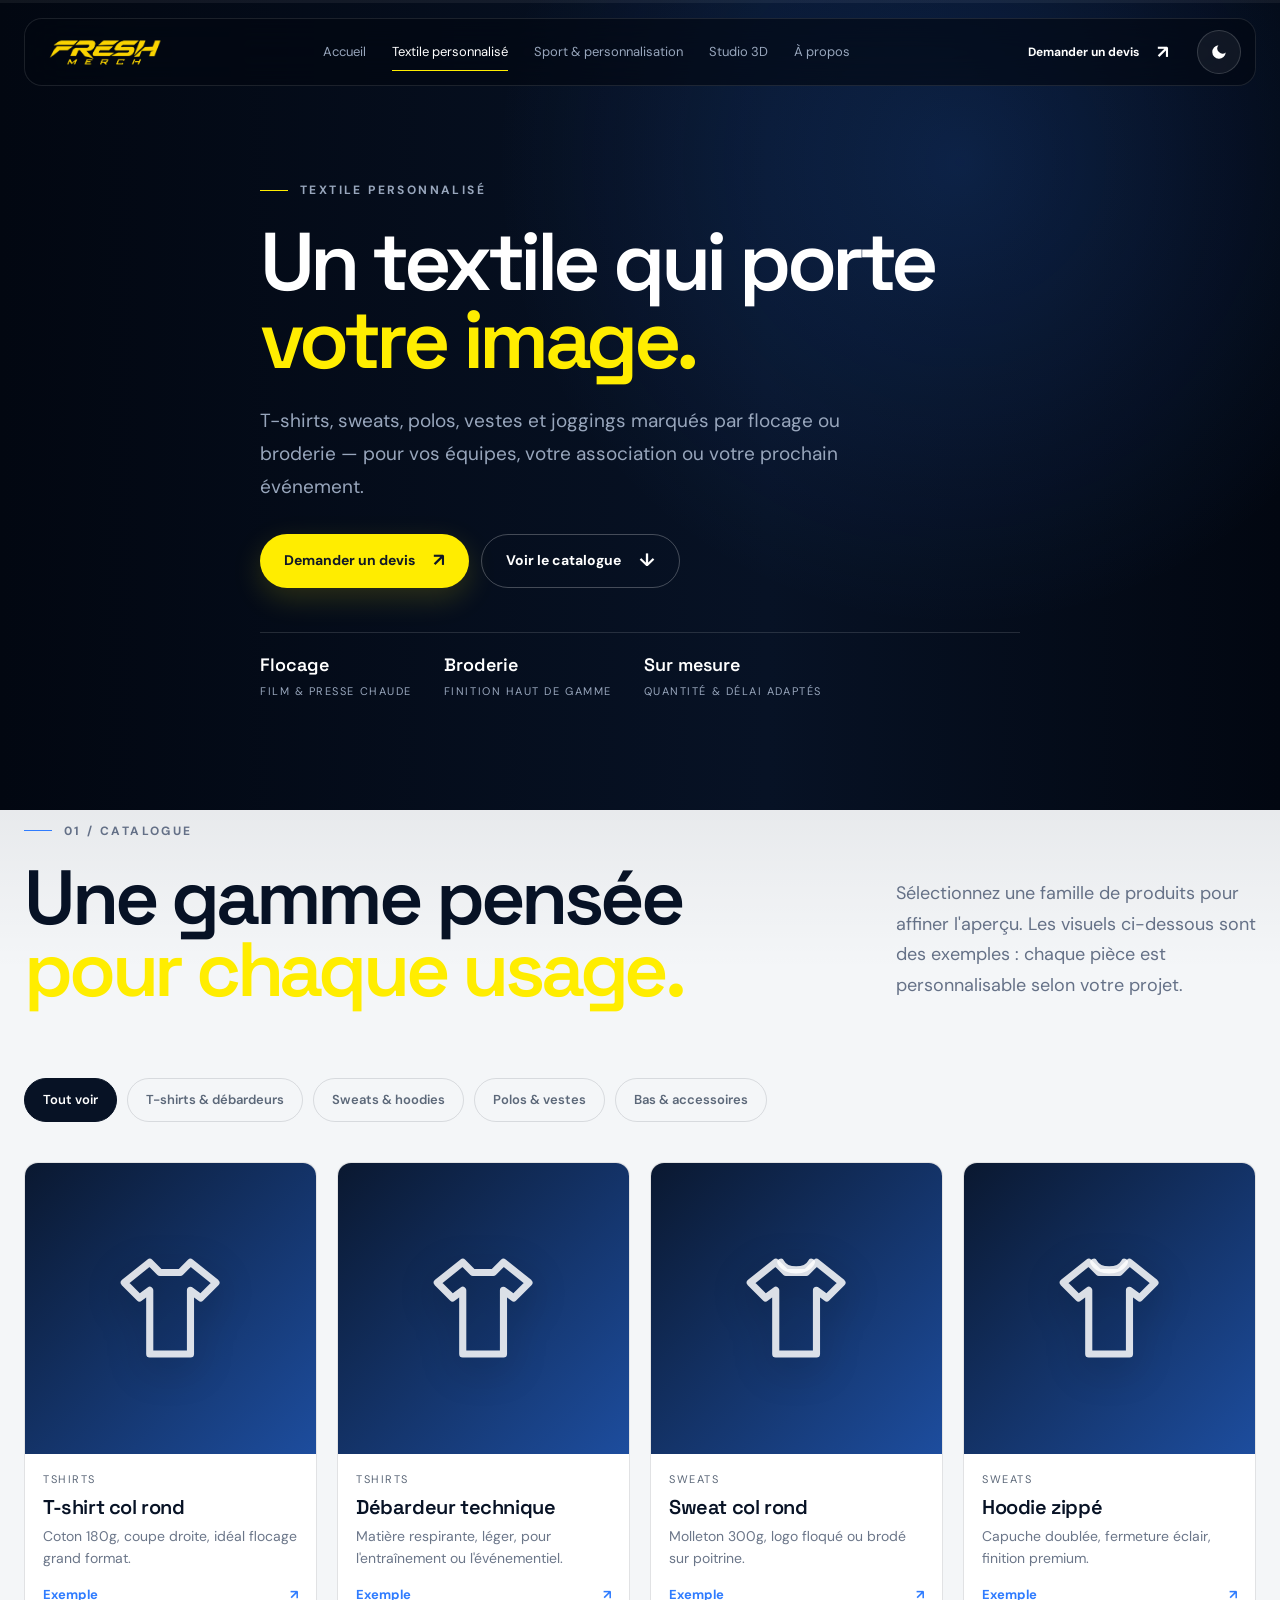
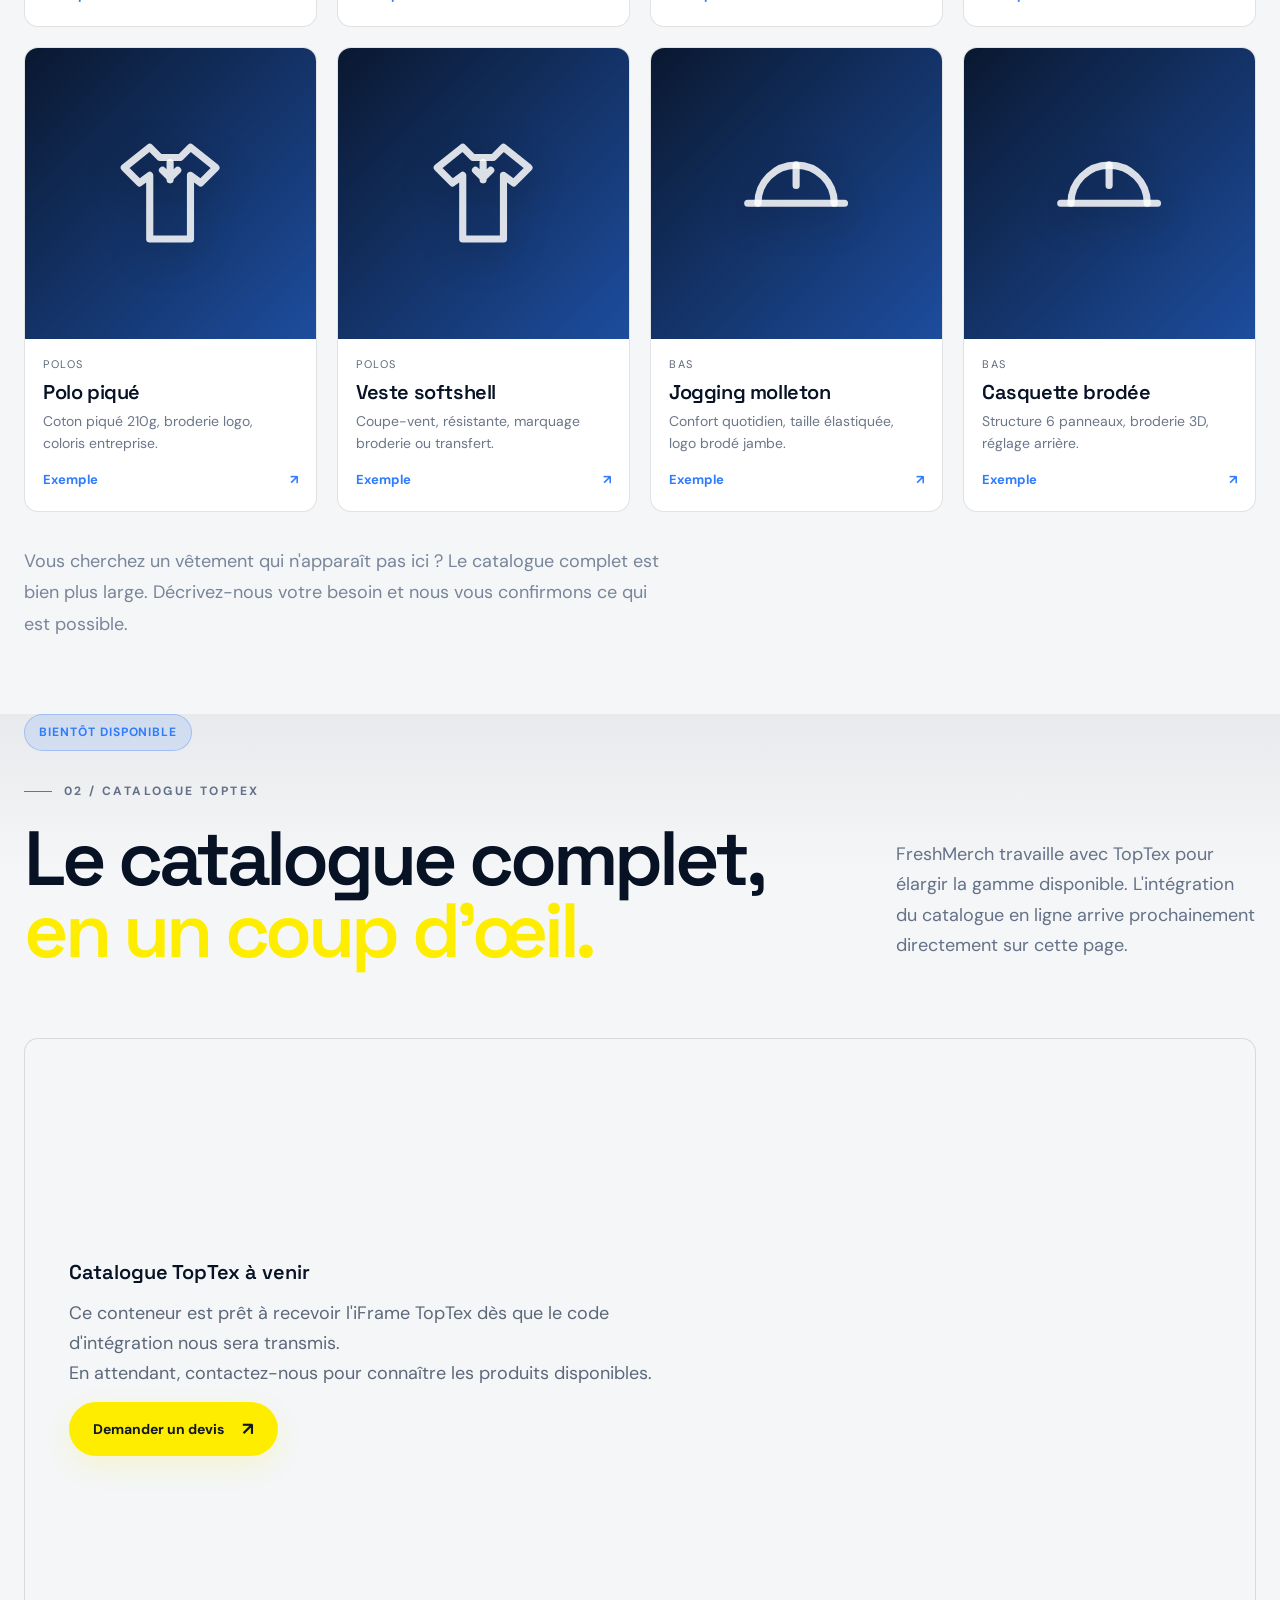
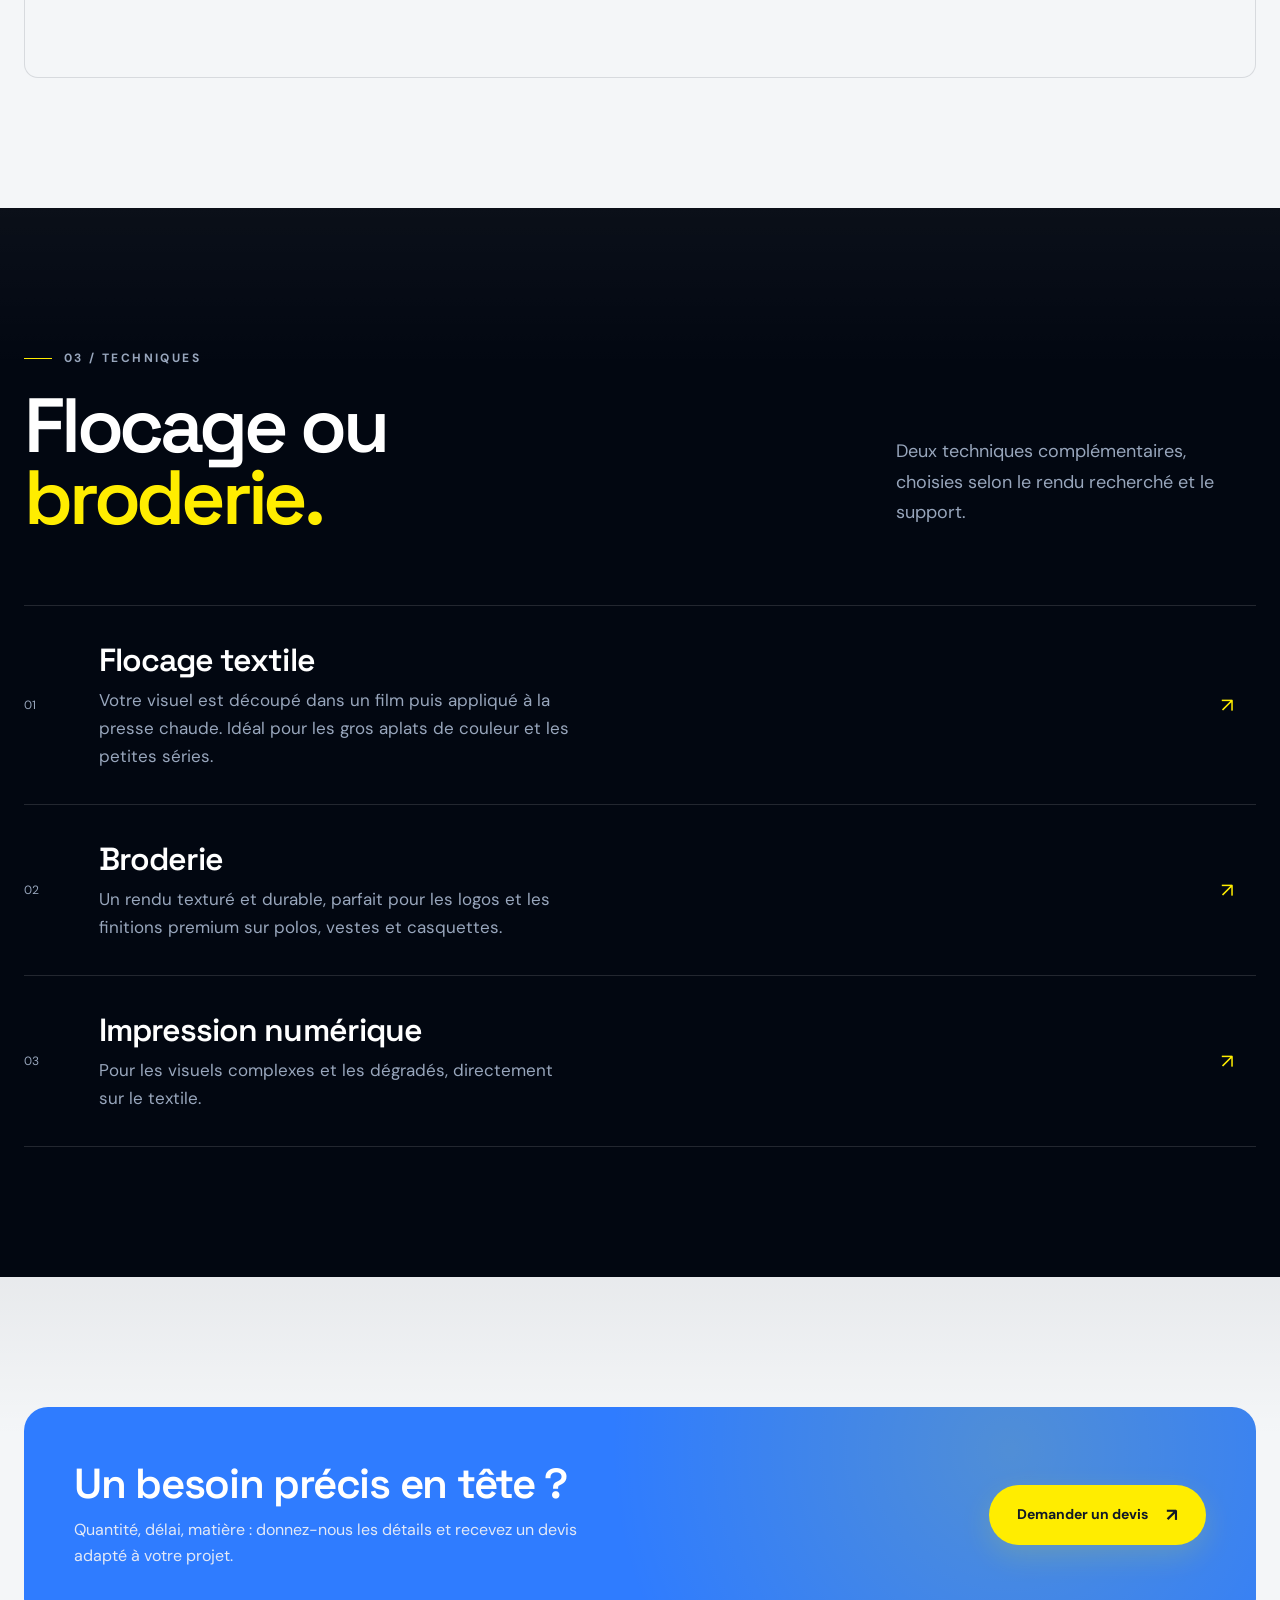
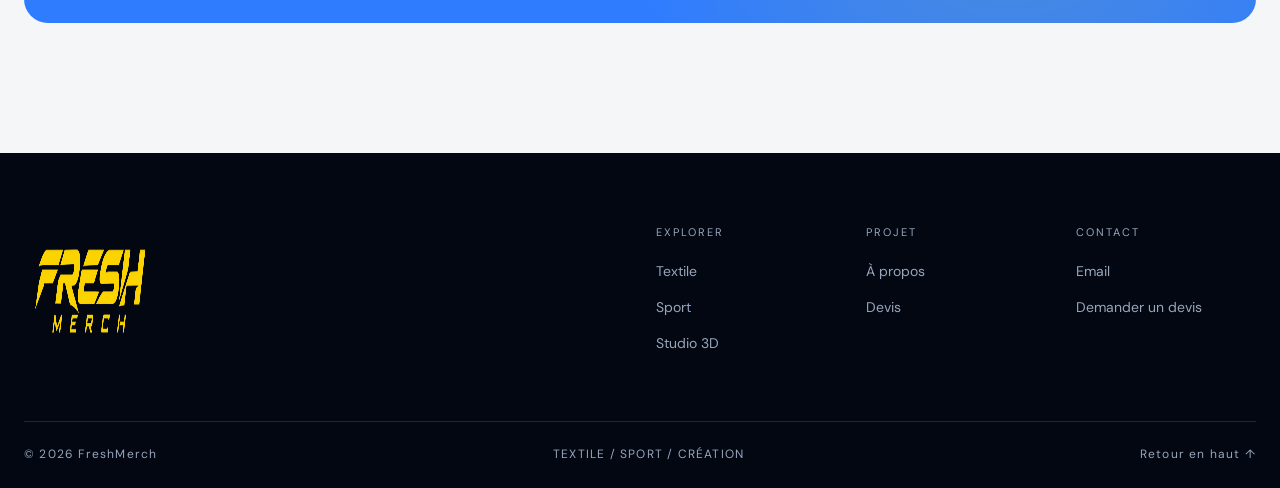
<file: textile.html>
<!doctype html>
<html lang="fr">
<head>
  <meta charset="utf-8">
  <meta name="viewport" content="width=device-width, initial-scale=1">
  <meta name="description" content="T-shirts, sweats, polos et vestes personnalisés par flocage ou broderie. Textile pour entreprises, associations et événements.">
  <meta name="theme-color" content="#071225">
  <meta property="og:title" content="Textile personnalisé — FreshMerch">
  <meta property="og:description" content="T-shirts, sweats, polos et vestes personnalisés par flocage ou broderie.">
  <meta property="og:type" content="website">
  <meta property="og:url" content="https://www.freshmerch.fr/textile.html">
  <meta property="og:image" content="https://www.freshmerch.fr/assets/jersey-cutout.webp">
  <meta property="og:locale" content="fr_FR">
  <meta name="twitter:card" content="summary_large_image">
  <meta name="twitter:title" content="Textile personnalisé — FreshMerch">
  <meta name="twitter:description" content="T-shirts, sweats, polos et vestes personnalisés par flocage ou broderie.">
  <meta name="twitter:image" content="https://www.freshmerch.fr/assets/jersey-cutout.webp">
  <link rel="canonical" href="https://www.freshmerch.fr/textile.html">
  <title>Textile personnalisé — FreshMerch</title>
  <link rel="icon" href="assets/freshmerch-logo.png">
  <link rel="preconnect" href="https://fonts.googleapis.com">
  <link rel="preconnect" href="https://fonts.gstatic.com" crossorigin>
  <link href="https://fonts.googleapis.com/css2?family=DM+Sans:wght@400;500;600;700&family=Space+Grotesk:wght@500;600;700&display=swap" rel="stylesheet">
  <link rel="stylesheet" href="styles.css">
  <script>(function(){try{var t=localStorage.getItem("freshmerch-theme");if(t==="light")document.documentElement.setAttribute("data-theme","light");}catch(e){}})();</script>
  <script type="application/ld+json">
  {
    "@context": "https://schema.org",
    "@type": "LocalBusiness",
    "name": "FreshMerch",
    "description": "T-shirts, sweats, polos et vestes personnalisés par flocage ou broderie.",
    "email": "jules.frescaline@gmail.com",
    "url": "https://www.freshmerch.fr/textile.html",
    "image": "https://www.freshmerch.fr/assets/jersey-cutout.webp"
  }
  </script>
</head>

<body>
  <div class="scroll-progress" id="scrollProgress" aria-hidden="true"><span></span></div>

  <header class="site-header" id="siteHeader">
    <a class="brand" href="index.html" aria-label="FreshMerch — accueil">
      <img src="assets/freshmerch-logo.png" alt="FreshMerch">
    </a>
    <nav class="desktop-nav" aria-label="Navigation principale">
      <a href="index.html">Accueil</a>
      <a href="textile.html" aria-current="page">Textile personnalisé</a>
      <a href="sport.html">Sport &amp; personnalisation</a>
      <a href="studio.html">Studio 3D</a>
      <a href="a-propos.html">À propos</a>
    </nav>
    <a class="button button--small header-cta" href="devis.html">Demander un devis <span aria-hidden="true">↗</span></a>
    <button class="theme-toggle" id="themeToggle" type="button" aria-pressed="false" aria-label="Activer le mode clair">
      <svg class="theme-toggle__sun" viewBox="0 0 24 24" fill="none" stroke="currentColor" stroke-width="2" stroke-linecap="round" aria-hidden="true"><circle cx="12" cy="12" r="4"></circle><path d="M12 2v2M12 20v2M4.93 4.93l1.41 1.41M17.66 17.66l1.41 1.41M2 12h2M20 12h2M4.93 19.07l1.41-1.41M17.66 6.34l1.41-1.41"></path></svg>
      <svg class="theme-toggle__moon" viewBox="0 0 24 24" fill="currentColor" aria-hidden="true"><path d="M21 12.79A9 9 0 1 1 11.21 3 7 7 0 0 0 21 12.79z"></path></svg>
    </button>
    <button class="menu-toggle" id="menuToggle" aria-label="Ouvrir le menu" aria-controls="mobileMenu" aria-expanded="false">
      <span></span><span></span>
    </button>
  </header>

  <div class="mobile-menu" id="mobileMenu" aria-hidden="true">
    <div class="mobile-menu__inner">
      <span class="eyebrow">FRESHMERCH / NAVIGATION</span>
      <a href="index.html">Accueil <span>01</span></a>
      <a href="textile.html" aria-current="page">Textile personnalisé <span>02</span></a>
      <a href="sport.html">Sport &amp; personnalisation <span>03</span></a>
      <a href="studio.html">Studio 3D <span>04</span></a>
      <a href="a-propos.html">À propos <span>05</span></a>
      <a href="devis.html">Demander un devis <span aria-hidden="true">↗</span></a>
    </div>
  </div>

  <main id="top">
    <section class="page-hero section-dark">
      <div class="container page-hero__inner">
        <span class="eyebrow">TEXTILE PERSONNALISÉ</span>
        <h1>Un textile qui porte<br><em>votre image.</em></h1>
        <p>T-shirts, sweats, polos, vestes et joggings marqués par flocage ou broderie — pour vos équipes, votre association ou votre prochain événement.</p>
        <div class="page-hero__actions">
          <a class="button button--yellow" href="devis.html">Demander un devis <span aria-hidden="true">↗</span></a>
          <a class="button button--ghost" href="#catalogue">Voir le catalogue <span aria-hidden="true">↓</span></a>
        </div>
        <div class="page-hero__meta">
          <div><strong>Flocage</strong><span>FILM &amp; PRESSE CHAUDE</span></div>
          <div><strong>Broderie</strong><span>FINITION HAUT DE GAMME</span></div>
          <div><strong>Sur mesure</strong><span>QUANTITÉ &amp; DÉLAI ADAPTÉS</span></div>
        </div>
      </div>
    </section>

    <section class="content-section section-light pb-56" id="catalogue">
      <div class="container">
        <div class="section-head reveal">
          <div>
            <span class="eyebrow eyebrow--dark">01 / CATALOGUE</span>
            <h2>Une gamme pensée<br><em>pour chaque usage.</em></h2>
          </div>
          <p>Sélectionnez une famille de produits pour affiner l'aperçu. Les visuels ci-dessous sont des exemples : chaque pièce est personnalisable selon votre projet.</p>
        </div>

        <div class="chip-row">
          <button class="chip is-active" data-cat="" aria-pressed="true">Tout voir</button>
          <button class="chip" data-cat="tshirts" aria-pressed="false">T-shirts &amp; débardeurs</button>
          <button class="chip" data-cat="sweats" aria-pressed="false">Sweats &amp; hoodies</button>
          <button class="chip" data-cat="polos" aria-pressed="false">Polos &amp; vestes</button>
          <button class="chip" data-cat="bas" aria-pressed="false">Bas &amp; accessoires</button>
        </div>

        <div class="shop-grid" id="textileGrid" data-filter-grid></div>

        <p class="lede mt-34">
          Vous cherchez un vêtement qui n'apparaît pas ici&nbsp;? Le catalogue complet est bien plus large.
          Décrivez-nous votre besoin et nous vous confirmons ce qui est possible.
        </p>
      </div>
    </section>

    <section class="content-section section-light pt-0" id="catalogue-toptex">
      <div class="container">
        <span class="badge badge--soon mb-20">Bientôt disponible</span>
        <div class="section-head reveal">
          <div>
            <span class="eyebrow eyebrow--dark">02 / CATALOGUE TOPTEX</span>
            <h2>Le catalogue complet,<br><em>en un coup d'œil.</em></h2>
          </div>
          <p>FreshMerch travaille avec TopTex pour élargir la gamme disponible. L'intégration du catalogue en ligne arrive prochainement directement sur cette page.</p>
        </div>

        <div class="iframe-embed">
          <!--
            Intégration TopTex — à activer dès réception du code d'intégration fourni par TopTex.
            Remplacer le bloc .iframe-embed__placeholder ci-dessous par :
            <iframe src="URL_FOURNIE_PAR_TOPTEX" title="Catalogue TopTex" loading="lazy" allowfullscreen></iframe>
            Le conteneur .iframe-embed est déjà responsive (desktop / tablette / mobile).
          -->
          <div class="iframe-embed__placeholder">
            <strong>Catalogue TopTex à venir</strong>
            <p>Ce conteneur est prêt à recevoir l'iFrame TopTex dès que le code d'intégration nous sera transmis.<br>En attendant, contactez-nous pour connaître les produits disponibles.</p>
            <a class="button button--yellow" href="devis.html">Demander un devis <span aria-hidden="true">↗</span></a>
          </div>
        </div>
      </div>
    </section>

    <section class="content-section section-dark">
      <div class="container">
        <div class="section-head section-head--light reveal">
          <div>
            <span class="eyebrow">03 / TECHNIQUES</span>
            <h2>Flocage ou<br><em>broderie.</em></h2>
          </div>
          <p>Deux techniques complémentaires, choisies selon le rendu recherché et le support.</p>
        </div>

        <div class="craft-list">
          <article class="craft-row reveal">
            <span>01</span><div><h3>Flocage textile</h3><p>Votre visuel est découpé dans un film puis appliqué à la presse chaude. Idéal pour les gros aplats de couleur et les petites séries.</p></div><b aria-hidden="true">↗</b>
          </article>
          <article class="craft-row reveal">
            <span>02</span><div><h3>Broderie</h3><p>Un rendu texturé et durable, parfait pour les logos et les finitions premium sur polos, vestes et casquettes.</p></div><b aria-hidden="true">↗</b>
          </article>
          <article class="craft-row reveal">
            <span>03</span><div><h3>Impression numérique</h3><p>Pour les visuels complexes et les dégradés, directement sur le textile.</p></div><b aria-hidden="true">↗</b>
          </article>
        </div>
      </div>
    </section>

    <section class="content-section section-light">
      <div class="container">
        <div class="mini-cta">
          <div class="mini-cta__copy">
            <h2>Un besoin précis en tête&nbsp;?</h2>
            <p>Quantité, délai, matière : donnez-nous les détails et recevez un devis adapté à votre projet.</p>
          </div>
          <div class="mini-cta__actions">
            <a class="button button--yellow button--large" href="devis.html">Demander un devis <span aria-hidden="true">↗</span></a>
          </div>
        </div>
      </div>
    </section>
  </main>

  <footer class="footer">
    <div class="container footer__top">
      <a class="brand" href="index.html"><img src="assets/freshmerch-logo.png" alt="FreshMerch"></a>
      <div class="footer__columns">
        <div><span>EXPLORER</span><a href="textile.html">Textile</a><a href="sport.html">Sport</a><a href="studio.html">Studio 3D</a></div>
        <div><span>PROJET</span><a href="a-propos.html">À propos</a><a href="devis.html">Devis</a></div>
        <div><span>CONTACT</span><a href="mailto:jules.frescaline@gmail.com">Email</a><a href="devis.html">Demander un devis</a></div>
      </div>
    </div>
    <div class="container footer__bottom"><span>© <span id="year"></span> FreshMerch</span><span>TEXTILE / SPORT / CRÉATION</span><a href="#top">Retour en haut <span aria-hidden="true">↑</span></a></div>
  </footer>

  <script src="script.js"></script>
</body>
</html>
</file>
<file: styles.css>
﻿
/* ============================================================
   FRESHMERCH — DESIGN SYSTEM
   Change colors, typography and spacing here first.
============================================================ */
:root{
  --blue-950:#020711;
  --blue-900:#071225;
  --blue-850:#0d2a4e;
  --blue:#2f7cff;
  --blue-electric:#5b9cff;
  --yellow:#ffed00;
  --yellow-soft:#fff45c;
  --white:#ffffff;
  --ink:#071225;
  --muted:#8290a7;
  --muted-strong:#98a6bc;
  --muted-on-light:#5c6879;
  --line:rgba(255,255,255,.13);
  --line-dark:rgba(8,18,37,.12);
  --surface-light:#f4f6f8;

  --font-display:"Space Grotesk",system-ui,sans-serif;
  --font-body:"DM Sans",system-ui,sans-serif;

  --container:1240px;
  --radius:24px;
  --radius-sm:14px;

  --ease:cubic-bezier(.2,.75,.2,1);
  --fast:.25s;
  --medium:.55s;
  --slow:.9s;

  --section-py:130px;
  --section-py-mobile:72px;
}

/* ============================================================
   THÈME CLAIR — palette alternative, activée via data-theme="light"
   sur <html> (bouton bascule dans le header, voir script.js).
   Les blocs "foncés" (hero, craft, studio, header, footer...) passent
   réellement au clair : fond quasi blanc + texte sombre, au lieu d'un
   simple changement de nuance de bleu. Le bleu de marque reste identique
   dans les deux thèmes ; le jaune, lui, passe en orange en thème clair
   (le jaune pur devient illisible sur fond blanc).
============================================================ */
:root[data-theme="light"]{
  --blue-950:#f4f6f8;
  --blue-900:#eceff7;
  --blue-850:#e4e9f3;
  --white:#0c1526;
  --muted-strong:#4a5872;
  --line:rgba(12,21,38,.14);
  --line-dark:rgba(12,21,38,.1);
  --surface-light:#ffffff;
  --yellow:#e2600c;
  --yellow-soft:#f2790c;
}

*{box-sizing:border-box}
html{scroll-behavior:smooth}
body{margin:0;background:var(--blue-950);color:var(--white);font-family:var(--font-body);font-size:18px;line-height:1.7;overflow-x:hidden;transition:background var(--medium) var(--ease),color var(--medium) var(--ease)}
body.is-locked{overflow:hidden}
a{color:inherit;text-decoration:none}
button{font:inherit}
img{display:block;max-width:100%}
section{position:relative}
.container{width:min(calc(100% - 48px),var(--container));margin:auto}
.section-dark{background:linear-gradient(180deg,rgba(255,255,255,.035),transparent 160px),var(--blue-950);color:var(--white)}
.section-light{background:linear-gradient(180deg,rgba(3,8,20,.05),transparent 160px),var(--surface-light);color:var(--ink)}
.eyebrow{display:inline-flex;align-items:center;gap:12px;font-size:12px;letter-spacing:.2em;color:var(--muted-strong);font-weight:700}
.eyebrow:before{content:"";width:28px;height:1px;background:var(--yellow)}
.eyebrow--dark{color:#647087}
.eyebrow--dark:before{background:var(--blue)}
.section-head{display:flex;justify-content:space-between;align-items:end;gap:48px;margin-bottom:72px}
.section-head h2{font:600 clamp(44px,6vw,82px)/.94 var(--font-display);letter-spacing:-.055em;margin:20px 0 0}
.section-head h2 em,.hero h1 em,.process h2 em,.cta h2 em{font-style:normal;color:var(--yellow)}
.section-head>p{max-width:360px;color:#657187;font-size:18px;line-height:1.7;margin:0 0 5px}
.section-head--light>p{color:var(--muted-strong)}

.button{display:inline-flex;align-items:center;justify-content:center;gap:18px;min-height:54px;padding:0 24px;border-radius:999px;font-size:14px;font-weight:700;transition:transform var(--fast) var(--ease),box-shadow var(--fast) var(--ease),background var(--fast) var(--ease);white-space:nowrap}
.button span{font-size:18px;transition:transform var(--fast) var(--ease)}
.button:hover{transform:translateY(-3px)}
.button:hover span{transform:translate(3px,-2px)}
.button--yellow{background:var(--yellow);color:#101827;box-shadow:0 10px 30px rgba(255,237,0,.16)}
.button--yellow:hover{box-shadow:0 16px 42px rgba(255,237,0,.22)}
.button--ghost{border:1px solid rgba(255,255,255,.25);color:#fff}
.button--ghost:hover{background:rgba(255,255,255,.06)}
:root[data-theme="light"] .button--ghost{border-color:rgba(12,21,38,.28);color:var(--white)}
:root[data-theme="light"] .button--ghost:hover{background:rgba(12,21,38,.06)}
.button--light{border:1px solid rgba(255,255,255,.28);color:#fff}
.button--small{min-height:44px;padding:0 18px;font-size:12px}
.button--large{min-height:60px;padding:0 28px}

.text-link{font-size:14px;font-weight:700;border-bottom:1px solid rgba(255,255,255,.35);padding-bottom:10px}
.text-link span{margin-left:15px;color:var(--yellow)}

.reveal{opacity:0;transform:translateY(34px);transition:opacity .8s var(--ease),transform .8s var(--ease)}
.reveal.is-visible{opacity:1;transform:none}
.reveal--delay{transition-delay:.14s}

/* ============================================================
   INTRO
============================================================ */
.intro{position:fixed;inset:0;z-index:100;background:var(--blue-950);display:grid;place-items:center;overflow:hidden;transition:opacity .75s var(--ease),visibility .75s}
.intro.is-done{opacity:0;visibility:hidden;pointer-events:none}
.intro__video{position:absolute;inset:0;width:100%;height:100%;object-fit:cover;z-index:0;opacity:0;transition:opacity 1.1s var(--ease)}
.intro__video.is-ready{opacity:1}
.intro__scrim{position:absolute;inset:0;z-index:1;background:linear-gradient(180deg,rgba(2,7,17,.55) 0%,rgba(2,7,17,.1) 30%,rgba(2,7,17,.15) 65%,rgba(2,7,17,.75) 100%)}
.intro__brand{position:absolute;top:8%;left:6%;display:flex;flex-direction:column;gap:12px;z-index:2}
.intro__brand img{width:150px}
.intro__brand span{font-size:11px;letter-spacing:.2em;color:var(--muted-strong)}
.intro__bottom{position:absolute;bottom:7%;display:flex;flex-direction:column;align-items:center;gap:18px;z-index:3}
.intro__bottom>span{font-size:12px;letter-spacing:.28em}
.intro__skip{background:none;border:0;color:var(--muted-strong);font-size:12px;cursor:pointer;padding:8px}
@media (max-width:800px){.intro__brand{top:6%;left:6%}.intro__brand img{width:120px}}

/* ============================================================
   SCROLL PROGRESS
============================================================ */
.scroll-progress{position:fixed;top:0;left:0;width:100%;height:3px;z-index:60;background:rgba(255,255,255,.06)}
.scroll-progress span{display:block;height:100%;width:0%;background:linear-gradient(90deg,var(--blue-electric),var(--yellow));transition:width .1s linear}

/* ============================================================
   MARQUEE
============================================================ */
.marquee{position:relative;overflow:hidden;background:var(--blue-900);border-top:1px solid var(--line);border-bottom:1px solid var(--line);padding:16px 0;margin-top:60px}
.marquee + .univers{padding-top:60px}
.marquee__track{display:flex;width:max-content;--marquee-gap:56px;gap:var(--marquee-gap);animation:marqueeScroll 26s linear infinite}
.marquee__track span{font:600 15px var(--font-display);letter-spacing:.1em;color:var(--muted-strong);white-space:nowrap}
.marquee__track span:nth-child(odd){color:var(--yellow-soft)}
@keyframes marqueeScroll{from{transform:translateX(0)}to{transform:translateX(calc(-50% - (var(--marquee-gap) / 2)))}}
@media (prefers-reduced-motion:reduce){.marquee__track{animation:none}}

/* ============================================================
   HEADER
============================================================ */
.site-header{position:fixed;z-index:50;top:18px;left:50%;transform:translateX(-50%);width:min(calc(100% - 48px),var(--container));height:68px;border:1px solid rgba(255,255,255,.1);background:color-mix(in srgb,var(--blue-950) 62%,transparent);backdrop-filter:blur(20px);-webkit-backdrop-filter:blur(20px);border-radius:18px;display:flex;align-items:center;padding:0 14px;transition:background var(--medium) var(--ease),top var(--medium) var(--ease),height var(--medium) var(--ease)}
/* Le header partage la même largeur/marge que .container (voir :root --container) : le logo reste ainsi
   aligné avec le bord gauche du texte des sections en dessous. */
.brand{margin-left:8px;display:inline-flex}
.site-header.is-scrolled{top:10px;height:60px;background:color-mix(in srgb,var(--blue-950) 88%,transparent)}
.brand img{width:116px}
.desktop-nav{display:flex;gap:26px;margin:auto}
.desktop-nav a{font-size:13px;color:var(--muted-strong);position:relative}
.desktop-nav a:after{content:"";position:absolute;left:0;bottom:-8px;width:0;height:1px;background:var(--yellow);transition:width var(--fast) var(--ease)}
.desktop-nav a:hover{color:var(--white)}.desktop-nav a:hover:after{width:100%}
.theme-toggle{display:grid;place-items:center;width:44px;height:44px;border-radius:50%;border:1px solid rgba(255,255,255,.16);background:rgba(255,255,255,.06);color:#fff;cursor:pointer;margin-left:10px;flex-shrink:0;transition:background var(--fast) var(--ease),border-color var(--fast) var(--ease),transform var(--fast) var(--ease)}
.theme-toggle:hover{background:rgba(255,255,255,.12);transform:translateY(-2px)}
.theme-toggle svg{width:18px;height:18px}
.theme-toggle__moon{display:block}
.theme-toggle__sun{display:none}
:root[data-theme="light"] .theme-toggle__moon{display:none}
:root[data-theme="light"] .theme-toggle__sun{display:block}
:root[data-theme="light"] .theme-toggle{border-color:rgba(18,33,60,.18);background:rgba(18,33,60,.06);color:var(--ink)}
:root[data-theme="light"] .theme-toggle:hover{background:rgba(18,33,60,.1)}
:root[data-theme="light"] .site-header{border-color:rgba(12,21,38,.12);box-shadow:0 8px 30px rgba(12,21,38,.08)}
.menu-toggle{display:none;background:none;border:0;width:44px;height:44px;margin-left:8px;cursor:pointer}
.menu-toggle span{display:block;width:20px;height:1px;background:var(--white);margin:6px auto;transition:transform var(--fast)}
.mobile-menu{position:fixed;inset:0;background:var(--blue-950);z-index:45;transform:translateY(-100%);transition:transform .65s var(--ease);display:none}
.mobile-menu.is-open{transform:none}
.mobile-menu__inner{height:100%;display:flex;flex-direction:column;justify-content:center;padding:40px}
.mobile-menu__inner>a{font:600 clamp(34px,10vw,58px) var(--font-display);padding:13px 0;border-bottom:1px solid var(--line);display:flex;justify-content:space-between}
.mobile-menu__inner>a span{font:13px var(--font-body);color:var(--muted-strong)}

/* ============================================================
   HERO
============================================================ */
.hero{min-height:100svh;display:flex;align-items:center;overflow:hidden}
.hero__noise{position:absolute;inset:0;opacity:.14;background-image:radial-gradient(rgba(255,255,255,.7) .5px,transparent .5px);background-size:5px 5px;mask-image:linear-gradient(to bottom,black,transparent)}
.hero:before{content:"";position:absolute;inset:0;background:radial-gradient(circle at 70% 50%,rgba(47,124,255,.16),transparent 32%),linear-gradient(90deg,var(--blue-950) 0%,var(--blue-900) 48%,var(--blue-950) 100%)}
.hero__layout{min-height:100svh;display:grid;grid-template-columns:.85fr 1.15fr;align-items:center;gap:20px;padding-top:80px}
.hero__copy{position:relative;z-index:3;max-width:610px}
.hero h1{font:600 clamp(58px,7.4vw,112px)/.86 var(--font-display);letter-spacing:-.07em;margin:28px 0 28px}
.hero h1 em{background:linear-gradient(100deg,var(--yellow-soft) 30%,var(--white) 45%,var(--yellow) 60%);background-size:250% 100%;-webkit-background-clip:text;background-clip:text;color:transparent;animation:shimmer 5s ease-in-out infinite}
@keyframes shimmer{0%,100%{background-position:0% 50%}50%{background-position:100% 50%}}
@media (prefers-reduced-motion:reduce){.hero h1 em{animation:none;background-position:0 0}}
.hero__copy>p{max-width:500px;color:var(--muted-strong);font-size:19px;line-height:1.75;margin:0 0 34px}
.hero__actions{display:flex;gap:12px;flex-wrap:wrap}
.hero__meta{display:flex;gap:32px;margin-top:48px;padding-top:20px;border-top:1px solid var(--line);max-width:500px}
.hero__meta div{display:flex;flex-direction:column;gap:7px}.hero__meta strong{font:600 19px var(--font-display)}.hero__meta span{font-size:11px;letter-spacing:.16em;color:var(--muted-strong)}
.hero__visual{height:88vh;min-height:600px;position:relative;display:grid;place-items:center;transform-style:preserve-3d}
.hero__jersey{position:relative;z-index:3;width:min(55vw,760px);filter:drop-shadow(0 40px 45px rgba(0,0,0,.5));animation:float 6s ease-in-out infinite}
.product-halo{position:absolute;width:62%;aspect-ratio:1;border-radius:50%;border:1px solid rgba(91,156,255,.3);box-shadow:0 0 70px rgba(47,124,255,.2),inset 0 0 70px rgba(47,124,255,.12);transform:rotateX(67deg)}
.product-halo:after{content:"";position:absolute;inset:13%;border:1px solid rgba(255,237,0,.14);border-radius:50%}
.product-floor{position:absolute;bottom:12%;width:62%;height:5%;border-radius:50%;background:radial-gradient(ellipse,rgba(255,237,0,.18),transparent 65%);filter:blur(7px)}
.product-tag{position:absolute;z-index:4;font-size:11px;letter-spacing:.18em;color:var(--muted-strong);line-height:1.6}
.product-tag--top{top:23%;right:3%}.product-tag--bottom{bottom:18%;left:11%}
.hero__scroll{position:absolute;bottom:26px;left:50%;transform:translateX(-50%);font-size:11px;letter-spacing:.26em;color:var(--muted-strong);display:flex;align-items:center;gap:12px}
.hero__scroll span{width:45px;height:1px;background:#4c5a70}
@keyframes float{0%,100%{transform:translateY(0) rotate(0)}50%{transform:translateY(-12px) rotate(.4deg)}}

/* ============================================================
   UNIVERS
============================================================ */
.univers{padding:var(--section-py) 0}
.universe-grid{display:grid;grid-template-columns:1.35fr 1fr 1fr;grid-auto-rows:300px;gap:12px}
.universe-card{position:relative;border-radius:var(--radius-sm);overflow:hidden;background:#dfe5ed;min-height:0;color:#fff}
.universe-card--large{grid-row:span 2}.universe-card--wide{grid-column:2 / 4}
.card-number{position:absolute;z-index:4;top:18px;left:18px;font-size:12px;letter-spacing:.15em;color:rgba(255,255,255,.75)}
.card-art{position:absolute;inset:0;overflow:hidden;background:linear-gradient(135deg,#0a1830,#1d4d9e)}
.card-art:before{content:"";position:absolute;width:120%;height:55%;left:-10%;top:17%;border-radius:50%;border:1px solid rgba(255,255,255,.18);transform:rotate(-14deg);box-shadow:0 0 80px rgba(61,144,255,.35)}
.card-art:after{content:"";position:absolute;inset:0;background:linear-gradient(180deg,transparent 25%,rgba(0,0,0,.72) 100%)}
.art-tshirts{background:radial-gradient(circle at 70% 25%,#3d90ff,transparent 55%),linear-gradient(140deg,#071225,#0b2b66)}
.art-sweats{background:radial-gradient(circle at 20% 15%,#ffcc00,transparent 50%),linear-gradient(135deg,#0a1830,#143f8c)}
.art-polos{background:radial-gradient(circle at 70% 25%,#3d90ff,transparent 55%),linear-gradient(145deg,#0b1220,#18283e)}
.art-bas{background:radial-gradient(circle at 30% 20%,#ff5b6e,transparent 48%),linear-gradient(140deg,#071225,#153a79)}
.card-art i,.card-art b{position:absolute;z-index:2;border-radius:50%;border:2px solid rgba(255,237,0,.55);width:110px;height:110px;right:15%;top:18%;transform:rotate(25deg);box-shadow:0 0 35px rgba(255,237,0,.1)}
.card-art b{width:170px;height:170px;right:-4%;top:28%;border-color:rgba(61,144,255,.8);transform:rotate(-15deg)}
.card-content{position:absolute;z-index:5;left:22px;right:22px;bottom:20px}
.card-content span{font-size:11px;letter-spacing:.2em;color:#b8c5d8}
.card-content h3{font:600 32px var(--font-display);letter-spacing:-.04em;margin:6px 0}
.card-content small{font-size:13.5px;color:#c3cddb}
.card-content strong{position:absolute;right:0;bottom:4px;font-size:24px;font-weight:400}
.universe-card{transition:transform var(--fast) var(--ease),box-shadow var(--medium) var(--ease);transform-style:preserve-3d;will-change:transform}
.universe-card:hover{box-shadow:0 25px 55px rgba(6,17,38,.2)}
.universe-card:hover .card-art{transform:scale(1.035);transition:transform .8s var(--ease)}
.card-art{transition:transform .8s var(--ease)}

/* ============================================================
   CRAFT
============================================================ */
.craft{padding:var(--section-py) 0;overflow:hidden}
.craft__line{position:absolute;left:50%;top:0;bottom:0;width:1px;background:linear-gradient(transparent,var(--line),transparent);opacity:.6}
.craft-layout{display:grid;grid-template-columns:.75fr 1.25fr;gap:90px}
.craft-index{position:sticky;top:130px;align-self:start}
.craft-index>span{font-size:11px;letter-spacing:.2em;color:var(--muted-strong)}
.craft-index__big{font:600 clamp(120px,18vw,250px)/.8 var(--font-display);letter-spacing:-.1em;color:rgba(255,255,255,.04);margin:40px 0}
.craft-index p{max-width:290px;color:var(--muted-strong);line-height:1.75;font-size:17px}
.craft-list{border-top:1px solid var(--line)}
.craft-row{display:grid;grid-template-columns:55px 1fr 35px;gap:20px;align-items:center;padding:34px 0;border-bottom:1px solid var(--line)}
.craft-row>span{font-size:12px;color:var(--muted-strong)}.craft-row h3{font:600 32px var(--font-display);margin:0 0 6px;letter-spacing:-.03em}.craft-row p{margin:0;color:var(--muted-strong);font-size:17px;line-height:1.65;max-width:480px}.craft-row>b{font-size:20px;font-weight:400;color:var(--yellow);transition:transform var(--fast)}
.craft-row:hover>b{transform:translate(4px,-4px)}

/* ============================================================
   PROCESS
============================================================ */
.process{padding:var(--section-py) 0}
.process.section-light{background:var(--blue-950);color:var(--white)}
.process .eyebrow--dark{color:#91a0b5}
.timeline{display:grid;grid-template-columns:repeat(5,1fr);position:relative}
.timeline:before{content:"";position:absolute;top:22px;left:8%;right:8%;height:1px;background:var(--line-dark)}
.process .timeline:before{background:var(--line)}
.timeline-item{position:relative;padding:0 22px}
.timeline-item span{position:relative;z-index:2;width:46px;height:46px;border:1px solid #c8d0db;border-radius:50%;display:grid;place-items:center;background:var(--surface-light);font:600 13px var(--font-display);color:var(--blue);margin-bottom:32px}
.timeline-item h3{font:600 24px var(--font-display);margin:0 0 10px}.timeline-item p{font-size:16px;line-height:1.65;color:#7a8699;max-width:200px}
.process .timeline-item p{color:var(--muted-strong)}

/* ============================================================
   CTA / FOOTER
============================================================ */
.cta{padding:var(--section-py) 0;background:var(--blue);overflow:hidden}
.cta:before{content:"";position:absolute;inset:0;background:radial-gradient(circle at 70% 50%,rgba(255,237,0,.14),transparent 30%),linear-gradient(135deg,rgba(0,0,0,.16),transparent)}
.cta__rings{position:absolute;width:650px;height:650px;border:1px solid rgba(255,255,255,.12);border-radius:50%;right:-120px;top:-180px;box-shadow:0 0 0 80px rgba(255,255,255,.02),0 0 0 160px rgba(255,255,255,.02)}
.cta--photo{background:var(--blue-950)}
.cta--photo:before{background:linear-gradient(90deg,var(--blue-950) 0%,var(--blue-950) 30%,rgba(2,7,17,.62) 46%,rgba(2,7,17,.1) 60%,transparent 68%),url("assets/jersey-banner.png") right center/cover no-repeat}
.cta--photo .cta__rings{display:none}
.cta__inner{position:relative;z-index:2}.cta h2{font:600 clamp(58px,8vw,112px)/.86 var(--font-display);letter-spacing:-.07em;margin:28px 0}
.cta p{max-width:540px;color:#e3e9f7;font-size:19px;line-height:1.75}
.cta__actions{display:flex;gap:12px;flex-wrap:wrap;margin-top:22px}

.contact-form{margin-top:42px;max-width:640px;display:flex;flex-direction:column;gap:18px}
.contact-form__row{display:grid;grid-template-columns:1fr 1fr;gap:18px}
.contact-form__field{display:flex;flex-direction:column;gap:8px}
.contact-form__field label{font-size:13px;letter-spacing:.14em;text-transform:uppercase;color:#dbe4f7}
.contact-form__field input,.contact-form__field textarea{font:inherit;font-size:17px;padding:14px 16px;border-radius:14px;border:1px solid rgba(255,255,255,.28);background:rgba(255,255,255,.1);color:#fff;resize:vertical;transition:border-color var(--fast) var(--ease),background var(--fast) var(--ease)}
.contact-form__field input::placeholder,.contact-form__field textarea::placeholder{color:rgba(255,255,255,.55)}
.contact-form__field input:focus,.contact-form__field textarea:focus{outline:none;border-color:rgba(255,255,255,.6);background:rgba(255,255,255,.16)}
.contact-form__status{margin:0;font-size:14px;min-height:20px;color:#fff5cf}
.footer{background:var(--blue-950);padding:70px 0 24px;transition:background var(--medium) var(--ease)}
.footer__top{display:flex;justify-content:space-between;gap:50px;padding-bottom:65px;border-bottom:1px solid var(--line)}
.footer__columns{display:grid;grid-template-columns:repeat(3,180px);gap:30px}.footer__columns div{display:flex;flex-direction:column;gap:12px}.footer__columns span{font-size:11px;letter-spacing:.18em;color:var(--muted-strong);margin-bottom:7px}.footer__columns a{font-size:14px;color:var(--muted-strong)}.footer__bottom{display:flex;justify-content:space-between;gap:20px;padding-top:22px;color:var(--muted-strong);font-size:12px;letter-spacing:.1em}
.footer__credits{margin-top:18px;padding-top:18px;border-top:1px solid var(--line);font-size:9px;line-height:1.8;color:var(--muted-strong)}
.footer__credits a{color:#6c7891;text-decoration:underline;text-underline-offset:2px}
.footer__credits a:hover{color:var(--muted-strong)}

/* ============================================================
   RESPONSIVE
============================================================ */
@media (max-width:1100px){
  .desktop-nav{gap:17px}.hero__layout{grid-template-columns:.8fr 1.2fr}.hero__visual{height:75vh}.hero h1{font-size:76px}
  .universe-grid{grid-template-columns:1fr 1fr;grid-auto-rows:260px}.universe-card--large{grid-row:span 2}.universe-card--wide{grid-column:1 / 3}
  .cta--photo{background:var(--blue)}
  .cta--photo:before{background:radial-gradient(circle at 70% 50%,rgba(255,237,0,.14),transparent 30%),linear-gradient(135deg,rgba(0,0,0,.16),transparent)}
  .cta--photo .cta__rings{display:block}
}
@media (max-width:800px){
  .container{width:min(calc(100% - 32px),var(--container))}
  .site-header{width:calc(100% - 32px);top:12px;height:60px}.header-cta,.desktop-nav{display:none}.menu-toggle{display:block;margin-left:auto}.mobile-menu{display:block}
  .brand img{width:105px}
  .hero__layout{grid-template-columns:1fr;min-height:100svh;padding-top:110px;padding-bottom:70px}.hero__copy{align-self:start}.hero h1{font-size:clamp(54px,15vw,82px);margin:20px 0}.hero__copy>p{font-size:17px}.hero__meta{margin-top:30px}
  .hero__visual{height:48vh;min-height:300px;margin-top:-30px}.hero__jersey{width:min(88vw,570px)}.product-halo{width:76%}.product-tag{display:none}
  .section-head{display:block;margin-bottom:45px}.section-head>p{margin-top:25px}.section-head h2{font-size:clamp(44px,13vw,68px)}
  .univers,.craft,.process,.cta{padding:var(--section-py-mobile) 0}
  .universe-grid{grid-template-columns:1fr;grid-auto-rows:280px}.universe-card--large,.universe-card--wide{grid-row:auto;grid-column:auto}.universe-card--large{min-height:430px}
  .craft__line{display:none}.craft-layout{grid-template-columns:1fr;gap:30px}.craft-index{position:relative;top:auto}.craft-index__big{font-size:110px;margin:30px 0}.craft-row{grid-template-columns:36px 1fr 25px;padding:25px 0}.craft-row h3{font-size:25px}
  .timeline{grid-template-columns:1fr;gap:35px}.timeline:before{top:20px;bottom:20px;left:21px;width:1px;height:auto;right:auto}.timeline-item{display:grid;grid-template-columns:44px 1fr;column-gap:20px;padding:0}.timeline-item span{grid-row:span 2;margin:0}.timeline-item p{max-width:none}
  .cta h2{font-size:clamp(54px,14vw,82px)}.footer__top{display:block}.footer__columns{grid-template-columns:1fr 1fr;margin-top:45px}.footer__bottom{display:grid;grid-template-columns:1fr 1fr}.footer__bottom a{text-align:right}
  .contact-form__row{grid-template-columns:1fr}
  .contact-form button[type="submit"]{width:100%}
  .marquee{margin-top:36px}.marquee+.univers{padding-top:36px}
}
@media (max-width:480px){
  .hero__actions .button{width:100%}.hero__meta{gap:17px}.hero__visual{height:43vh}.hero__scroll{display:none}
  .cta__actions .button{width:100%}
  .footer__columns{grid-template-columns:1fr!important;gap:24px}
  .footer__bottom{grid-template-columns:1fr!important;gap:8px}.footer__bottom a{text-align:left!important}
  .marquee__track{--marquee-gap:36px}.marquee__track span{font-size:13px}
}
@media (prefers-reduced-motion:reduce){
  html{scroll-behavior:auto}.hero__jersey{animation:none}.reveal{transition:none;opacity:1;transform:none}.button,.card-art,.universe-card{transition:none}
  .intro__video{display:none}
}


/* ============================================================
   FINAL DA POLISH — UNIVERS / STUDIO ENTRY
============================================================ */
.univers.section-light{background:var(--blue-950);color:var(--white)}
.univers .section-head h2,.univers .section-head>p{color:var(--white)}
.univers .eyebrow--dark{color:#91a0b5}
.universe-grid--editorial{grid-template-columns:1.25fr .75fr .75fr;grid-auto-rows:270px;gap:14px}
.universe-grid--editorial .universe-card--large{grid-row:span 2}
.universe-grid--editorial .universe-card--wide{grid-column:2 / 4}
.universe-card{background:var(--blue-900);border-color:rgba(255,255,255,.10)}
.universe-card .card-art{position:absolute;inset:0;overflow:hidden;background:var(--blue-950)}
.universe-card .card-art img{width:100%;height:100%;object-fit:cover;display:block;transition:transform .8s cubic-bezier(.2,.75,.2,1),filter .8s ease}
.universe-card:after{content:"";position:absolute;inset:0;background:linear-gradient(180deg,rgba(2,7,17,.05) 15%,rgba(2,7,17,.18) 42%,rgba(2,7,17,.92) 100%);pointer-events:none}
.universe-card:hover .card-art img{transform:scale(1.055);filter:saturate(1.12) brightness(1.06)}
.universe-card .card-content,.universe-card .card-number{z-index:3}
.universe-card .card-content span{color:#aeb9c9}
.universe-card .card-content h3{color:#fff}
.universe-card .card-content small{color:#8e9aae}
.universe-card .card-content strong{color:#ffed00}
.universe-grid--home{grid-template-columns:1.3fr 1fr 1fr;grid-auto-rows:440px}
.card-art--textile{display:grid;place-items:center;padding:30px}
.card-art--textile img{width:100%;height:100%;object-fit:contain;filter:drop-shadow(0 20px 24px rgba(0,0,0,.4))}
.universe-card:hover .card-art--textile img{transform:scale(1.06) translateY(-4px)}
.card-art--studio{background:radial-gradient(circle at 50% 42%,rgba(47,124,255,.22),transparent 62%),var(--blue-950)}
.card-art--studio:before{content:"";position:absolute;inset:0;background-image:linear-gradient(rgba(255,255,255,.05) 1px,transparent 1px),linear-gradient(90deg,rgba(255,255,255,.05) 1px,transparent 1px);background-size:34px 34px;mask-image:radial-gradient(circle at 50% 42%,#000,transparent 72%)}
.card-art--studio i,.card-art--studio b{position:absolute;border-radius:50%;border:1px solid rgba(47,124,255,.4);left:50%;top:42%;transform:translate(-50%,-50%) rotateX(66deg)}
.card-art--studio i{width:64%;aspect-ratio:1}
.card-art--studio b{width:38%;aspect-ratio:1;border-color:rgba(255,237,0,.5)}
.universe-card:hover .card-art--studio i{transform:translate(-50%,-50%) rotateX(66deg) scale(1.06);transition:transform .8s var(--ease)}
@media (max-width:1100px){.universe-grid--home{grid-template-columns:1fr 1fr;grid-auto-rows:340px}.universe-grid--home a:first-child{grid-column:1/3}}
@media (max-width:800px){.universe-grid--home{grid-template-columns:1fr;grid-auto-rows:320px}.universe-grid--home a:first-child{grid-column:auto}}
@media (max-width:1100px){.universe-grid--editorial{grid-template-columns:1fr 1fr;grid-auto-rows:260px}.universe-grid--editorial .universe-card--large{grid-row:span 2}.universe-grid--editorial .universe-card--wide{grid-column:1 / 3}}
@media (max-width:800px){.universe-grid--editorial{grid-template-columns:1fr;grid-auto-rows:280px}.universe-grid--editorial .universe-card--large,.universe-grid--editorial .universe-card--wide{grid-row:auto;grid-column:auto}.universe-grid--editorial .universe-card--large{min-height:420px}}

/* ============================================================
   MULTI-PAGE NAVIGATION — ACTIVE STATE
============================================================ */
.desktop-nav a[aria-current="page"]{color:var(--white)}
.desktop-nav a[aria-current="page"]:after{width:100%}
.mobile-menu__inner>a[aria-current="page"]{color:var(--yellow)}

/* ============================================================
   INNER PAGES — PAGE HERO
============================================================ */
.page-hero{padding:170px 0 110px;overflow:hidden}
/* Une seule section fournit l'espace entre le hero et le contenu : on annule le padding-top
   de la section qui suit immédiatement pour éviter un double espacement incohérent. */
.page-hero + .content-section{padding-top:0}
@media (max-width:800px){.page-hero{padding:128px 0 64px}}
.page-hero:before{content:"";position:absolute;inset:0;background:radial-gradient(circle at 75% 20%,rgba(47,124,255,.18),transparent 40%),linear-gradient(90deg,var(--blue-950) 0%,var(--blue-900) 60%,var(--blue-950) 100%)}
.page-hero__inner{position:relative;z-index:2;max-width:760px}
.page-hero h1{font:600 clamp(42px,6.4vw,84px)/.96 var(--font-display);letter-spacing:-.055em;margin:22px 0 24px}
.page-hero h1 em{font-style:normal;color:var(--yellow)}
.page-hero>.container>p,.page-hero__inner>p{color:var(--muted-strong);font-size:19px;line-height:1.75;max-width:600px;margin:0 0 30px}
.page-hero__actions{display:flex;gap:12px;flex-wrap:wrap}
.page-hero__meta{display:flex;gap:32px;margin-top:44px;padding-top:20px;border-top:1px solid var(--line);flex-wrap:wrap}
.page-hero__meta div{display:flex;flex-direction:column;gap:6px}
.page-hero__meta strong{font:600 18px var(--font-display)}
.page-hero__meta span{font-size:11px;letter-spacing:.14em;color:var(--muted-strong)}

.page-hero--devis:before{background:linear-gradient(90deg,var(--blue-950) 0%,var(--blue-950) 32%,rgba(2,7,17,.55) 48%,rgba(2,7,17,.05) 62%,transparent 70%),url("assets/jersey-banner.png") right center/cover no-repeat}
.page-hero--devis .page-hero__inner{max-width:540px}
@media (max-width:800px){
  .page-hero--devis:before{background:radial-gradient(circle at 75% 20%,rgba(47,124,255,.18),transparent 40%),linear-gradient(90deg,var(--blue-950) 0%,var(--blue-900) 60%,var(--blue-950) 100%)}
  .page-hero--devis .page-hero__inner{max-width:none}
}

/* ============================================================
   CONTENT SECTIONS (shared across inner pages)
============================================================ */
.content-section{padding:var(--section-py) 0}
@media (max-width:800px){.content-section{padding:var(--section-py-mobile) 0}}
.lede{max-width:640px;color:#78859a;font-size:18px;line-height:1.75}
.section-dark .lede{color:var(--muted-strong)}

/* ============================================================
   FILTER CHIPS
============================================================ */
.chip-row{display:flex;flex-wrap:wrap;gap:10px;margin:36px 0 40px}
.chip{border:1px solid var(--line-dark);background:transparent;color:#5c6879;font-size:13px;font-weight:600;padding:10px 18px;border-radius:999px;cursor:pointer;transition:all var(--fast) var(--ease)}
.chip.is-active{background:var(--ink);border-color:var(--ink);color:#fff}
.section-dark .chip{border-color:var(--line);color:var(--muted-strong)}
.section-dark .chip.is-active{background:var(--yellow);border-color:var(--yellow);color:#101827}

/* ============================================================
   SPORT VISUAL PICKER (sport.html)
============================================================ */
.sport-visual-grid{display:grid;grid-template-columns:repeat(3,1fr);gap:16px;margin:36px 0 32px}
.sport-tile{position:relative;display:block;aspect-ratio:3/2;border-radius:14px;overflow:hidden;border:0;margin:0;padding:0;background:var(--blue-900)}
.sport-tile img{width:100%;height:100%;object-fit:cover;display:block;transition:transform .7s var(--ease)}
.sport-tile:hover img{transform:scale(1.04)}
@media (max-width:1100px){.sport-visual-grid{grid-template-columns:repeat(2,1fr)}}
@media (max-width:640px){.sport-visual-grid{grid-template-columns:1fr}}

/* ============================================================
   SHOP GRID (textile / sport catalogues)
============================================================ */
.shop-grid{display:grid;grid-template-columns:repeat(4,1fr);gap:20px}
.shop-card{position:relative;border:1px solid var(--line-dark);border-radius:var(--radius-sm);overflow:hidden;background:#fff;display:flex;flex-direction:column;transition:transform var(--fast) var(--ease),box-shadow var(--medium) var(--ease)}
.shop-card:hover{transform:translateY(-4px);box-shadow:0 20px 40px rgba(6,17,38,.1)}
.shop-card__art{aspect-ratio:1/1;overflow:hidden;background:linear-gradient(135deg,#0a1830,#1d4d9e)}
.shop-card__art img{width:100%;height:100%;object-fit:cover;display:block;transition:transform .7s var(--ease)}
.shop-card:hover .shop-card__art img{transform:scale(1.06)}
.shop-card__body{padding:16px 18px 20px;display:flex;flex-direction:column;gap:6px;flex:1}
.shop-card__cat{font-size:11px;letter-spacing:.14em;color:var(--muted-on-light);text-transform:uppercase}
.shop-card__body h3{font:600 20px var(--font-display);margin:0;letter-spacing:-.02em}
.shop-card__body p{margin:0;font-size:14px;color:#6b7689;line-height:1.55;flex:1}
.shop-card__foot{display:flex;align-items:center;justify-content:space-between;margin-top:8px;font-size:13px;font-weight:700;color:var(--blue)}
.section-dark .shop-card{background:#0b1730;border-color:var(--line)}
.section-dark .shop-card__body p{color:#94a0b6}
.section-dark .shop-card__cat{color:var(--muted-strong)}
@media (max-width:1100px){.shop-grid{grid-template-columns:repeat(3,1fr)}}
@media (max-width:800px){.shop-grid{grid-template-columns:repeat(2,1fr)}}
@media (max-width:480px){.shop-grid{grid-template-columns:1fr}}

/* ============================================================
   VALUE / METHOD CARDS (à propos)
============================================================ */
.value-grid{display:grid;grid-template-columns:repeat(3,1fr);gap:20px}
.value-grid--2{grid-template-columns:repeat(2,1fr)}
@media (max-width:800px){.value-grid--2{grid-template-columns:1fr}}
.value-card{border:1px solid var(--line-dark);border-radius:var(--radius-sm);padding:32px 26px;background:#fff}
.value-card strong{display:block;font:600 15px var(--font-display);color:var(--blue);margin-bottom:14px}
.value-card h3{font:600 24px var(--font-display);margin:0 0 12px;letter-spacing:-.02em;color:var(--ink)}
.value-card p{margin:0;color:#6b7689;font-size:15px;line-height:1.65}
@media (max-width:800px){.value-grid{grid-template-columns:1fr}}

.method-list{border-top:1px solid var(--line)}
.method-row{display:grid;grid-template-columns:55px 1fr;gap:20px;align-items:start;padding:30px 0;border-bottom:1px solid var(--line)}
.method-row>span{font-size:12px;color:var(--muted-on-light)}
.method-row h3{font:600 26px var(--font-display);margin:0 0 8px;letter-spacing:-.02em}
.method-row p{margin:0;color:var(--muted-on-light);font-size:16px;line-height:1.65;max-width:560px}

/* ============================================================
   STATS ROW
============================================================ */
.stats-row{display:grid;grid-template-columns:repeat(4,1fr);gap:16px;margin-top:60px}
.stats-row div{border:1px solid var(--line);border-radius:var(--radius-sm);padding:26px 22px}
.stats-row strong{display:block;font:600 40px var(--font-display);color:var(--yellow);margin-bottom:8px}
.stats-row span{font-size:12px;letter-spacing:.1em;color:var(--muted-strong)}
@media (max-width:800px){.stats-row{grid-template-columns:1fr 1fr}}

/* ============================================================
   MINI CTA BAND
============================================================ */
.mini-cta{background:var(--blue);border-radius:var(--radius);padding:54px 50px;display:flex;justify-content:space-between;align-items:center;gap:30px;flex-wrap:wrap;position:relative;overflow:hidden}
.mini-cta:before{content:"";position:absolute;inset:0;background:radial-gradient(circle at 80% 20%,rgba(255,237,0,.16),transparent 40%)}
.mini-cta__copy{position:relative;z-index:2;max-width:520px}
.mini-cta__copy h2{font:600 clamp(28px,3.6vw,42px)/1.1 var(--font-display);letter-spacing:-.03em;margin:0 0 10px;color:#fff}
.mini-cta__copy p{margin:0;color:#e3e9f7;font-size:16px;line-height:1.6}
.mini-cta__actions{position:relative;z-index:2;display:flex;gap:12px;flex-wrap:wrap}

/* ============================================================
   QUOTE FORM (devis.html)
============================================================ */
.contact-form__row--3{grid-template-columns:1fr 1fr 1fr}
.contact-form__field select{font:inherit;font-size:17px;padding:14px 16px;border-radius:14px;border:1px solid rgba(255,255,255,.28);background:rgba(255,255,255,.1);color:#fff;appearance:none}
.contact-form__field select option{color:#101827}
.section-light .contact-form__field label{color:#3c4a63}
.section-light .contact-form__field input,.section-light .contact-form__field textarea,.section-light .contact-form__field select{border-color:var(--line-dark);background:#fff;color:var(--ink)}
.section-light .contact-form__field input::placeholder,.section-light .contact-form__field textarea::placeholder{color:#8b96a8}
.section-light .contact-form__field input:focus,.section-light .contact-form__field textarea:focus,.section-light .contact-form__field select:focus{border-color:var(--blue);background:#fff}
.section-light .contact-form__status{color:#3c6b3f}
@media (max-width:800px){.contact-form__row--3{grid-template-columns:1fr}}

/* ============================================================
   STUDIO → DEVIS HANDOFF (résumé de configuration importé)
============================================================ */
.studio-handoff{display:flex;gap:18px;align-items:center;padding:18px 20px;border-radius:14px;background:rgba(47,124,255,.07);border:1px solid rgba(47,124,255,.22);margin:0 0 26px}
.studio-handoff[hidden]{display:none}
.studio-handoff img{width:84px;height:84px;object-fit:cover;border-radius:10px;flex-shrink:0;background:var(--surface-light)}
.studio-handoff strong{display:block;font:600 15px var(--font-display);color:var(--ink);margin-bottom:4px}
.studio-handoff p{margin:0;font-size:13.5px;color:#4a5872;line-height:1.55}

/* ============================================================
   ACCESSIBILITY — FOCUS
============================================================ */
a:focus-visible,button:focus-visible,input:focus-visible,textarea:focus-visible,select:focus-visible{outline:2px solid var(--yellow);outline-offset:3px;border-radius:4px}
.skip-link{position:absolute;left:16px;top:-60px;z-index:200;background:var(--yellow);color:#101827;font-weight:700;padding:12px 18px;border-radius:10px;transition:top var(--fast) var(--ease)}
.skip-link:focus{top:16px}

/* ============================================================
   BADGES
============================================================ */
.badge{display:inline-flex;align-items:center;gap:8px;font-size:12px;font-weight:700;letter-spacing:.08em;text-transform:uppercase;padding:7px 14px;border-radius:999px;background:rgba(255,237,0,.14);color:#a9791f;border:1px solid rgba(255,237,0,.4)}
.section-dark .badge{background:rgba(255,237,0,.14);color:var(--yellow-soft);border-color:rgba(255,237,0,.3)}
.badge--soon{background:rgba(47,124,255,.12);color:var(--blue);border-color:rgba(47,124,255,.3)}
.section-dark .badge--soon{background:rgba(91,156,255,.14);color:var(--blue-electric);border-color:rgba(91,156,255,.3)}

/* ============================================================
   MULTI-STEP FORM SECTIONS (devis.html)
============================================================ */
.form-section{border-top:1px solid var(--line-dark);padding:34px 0}
.form-section:first-child{border-top:0;padding-top:0}
.form-section__head{display:flex;align-items:baseline;gap:14px;margin-bottom:22px}
.form-section__head span{font:600 13px var(--font-display);color:var(--blue);background:rgba(47,124,255,.1);width:30px;height:30px;border-radius:50%;display:inline-flex;align-items:center;justify-content:center;flex-shrink:0}
.form-section__head h2{font:600 22px var(--font-display);margin:0;letter-spacing:-.01em}
.form-section__hint{margin:-14px 0 20px 44px;color:#78859a;font-size:14px}
.required-note{font-size:13px;color:#78859a;margin:0 0 30px}
.required-note b{color:#c0392b}
.contact-form__field label b{color:#c0392b;font-weight:700;margin-left:2px}
.field-error{display:none;color:#c0392b;font-size:13px;margin-top:4px}
.contact-form__field.has-error input,.contact-form__field.has-error textarea,.contact-form__field.has-error select{border-color:#c0392b;background:rgba(192,57,43,.05)}
.contact-form__field.has-error .field-error{display:block}

/* ============================================================
   FILE UPLOAD
============================================================ */
.file-drop{border:1.5px dashed var(--line-dark);border-radius:14px;padding:26px;text-align:center;cursor:pointer;transition:border-color var(--fast) var(--ease),background var(--fast) var(--ease)}
.file-drop:hover,.file-drop.is-dragover{border-color:var(--blue);background:rgba(47,124,255,.04)}
.file-drop input[type="file"]{display:none}
.file-drop__label{font-weight:700;color:var(--ink);font-size:15px}
.file-drop__hint{display:block;margin-top:6px;font-size:13px;color:#78859a}
.file-list{list-style:none;margin:14px 0 0;padding:0;display:flex;flex-direction:column;gap:8px}
.file-list li{display:flex;align-items:center;justify-content:space-between;gap:10px;background:var(--surface-light);border-radius:10px;padding:9px 14px;font-size:14px;color:#3c4a63}
.file-list button{background:none;border:0;color:#c0392b;font-weight:700;cursor:pointer;font-size:13px}

/* ============================================================
   FORM ALERTS (succès / erreur)
============================================================ */
.form-alert{display:none;align-items:flex-start;gap:14px;padding:20px 22px;border-radius:14px;margin:22px 0;font-size:15px;line-height:1.6}
.form-alert.is-visible{display:flex}
.form-alert__icon{flex-shrink:0;width:30px;height:30px;border-radius:50%;display:grid;place-items:center;font-weight:700;font-size:15px}
.form-alert--success{background:rgba(46,160,90,.1);border:1px solid rgba(46,160,90,.35);color:#1d5f38}
.form-alert--success .form-alert__icon{background:#2ea05a;color:#fff}
.form-alert--error{background:rgba(192,57,43,.08);border:1px solid rgba(192,57,43,.3);color:#8a2a20}
.form-alert--error .form-alert__icon{background:#c0392b;color:#fff}
.form-alert h3{margin:0 0 4px;font:600 16px var(--font-display)}
.form-alert p{margin:0}
.honeypot-field{position:absolute;left:-9999px;top:-9999px;width:1px;height:1px;overflow:hidden}
.button[disabled]{opacity:.6;cursor:not-allowed;pointer-events:none}

/* ============================================================
   TOPTEX IFRAME EMBED
============================================================ */
.iframe-embed{position:relative;width:100%;min-height:640px;border-radius:var(--radius-sm);overflow:hidden;border:1px solid var(--line-dark);background:var(--surface-light)}
.iframe-embed iframe{position:absolute;inset:0;width:100%;height:100%;border:0}
.iframe-embed__placeholder{position:absolute;inset:0;display:flex;flex-direction:column;align-items:flex-start;justify-content:center;gap:14px;text-align:left;padding:40px 44px;color:#5c6879}
.iframe-embed__placeholder strong{font:600 20px var(--font-display);color:var(--ink)}
.iframe-embed__placeholder p{margin:0;max-width:52ch;line-height:1.65}
@media (max-width:480px){.iframe-embed__placeholder{padding:28px 24px}}
@media (max-width:800px){.iframe-embed{min-height:520px}}
@media (max-width:480px){.iframe-embed{min-height:440px}}

/* ============================================================
   SPACING UTILITIES — remplace les style="margin/padding" inline
   présents ponctuellement dans les pages (valeurs figées, pas de
   nouvelle échelle : uniquement ce qui était déjà utilisé).
============================================================ */
.pt-0{padding-top:0}
.pb-0{padding-bottom:0}
.pb-56{padding-bottom:56px}
.pb-60{padding-bottom:60px}
.mb-20{margin-bottom:20px}
.mt-24{margin-top:24px}
.mt-28{margin-top:28px}
.mt-34{margin-top:34px}

/* ============================================================
   SHOP CARD — art icône (catalogue textile, pas de photo produit)
============================================================ */
.shop-card__art--icon{display:grid;place-items:center}
.shop-card__art--icon svg{width:42%;height:42%;stroke:rgba(255,255,255,.85);fill:none;stroke-width:1.4;filter:drop-shadow(0 10px 18px rgba(0,0,0,.35))}

/* ============================================================
   QUOTE FORM — largeur, checkbox de consentement, erreur fichier
   (remplace les style="" inline précédemment codés en dur)
============================================================ */
.contact-form--wide{max-width:780px}
.contact-form__field--checkbox{flex-direction:row;align-items:flex-start;gap:10px}
.consent-checkbox{width:18px;height:18px;margin-top:3px;flex-shrink:0}
.consent-label{text-transform:none;letter-spacing:0;font-size:15px}
.field-error--file{display:block;min-height:18px}
.quote-submit{margin-top:24px}
.text-link--brand{color:var(--blue)}
.text-link--button{border:0;background:none;padding:0;cursor:pointer;font:inherit;font-size:14px;font-weight:700}

/* ============================================================
   QUOTE FORM — stepper de progression (7 sections)
============================================================ */
.form-progress{position:sticky;top:90px;z-index:5;display:flex;gap:6px;margin:0 0 36px;padding:10px;border-radius:999px;background:#fff;border:1px solid var(--line-dark);box-shadow:0 10px 30px rgba(6,17,38,.06)}
.form-progress__step{flex:1;display:flex;align-items:center;justify-content:center;gap:8px;min-height:38px;border-radius:999px;border:0;background:transparent;color:#9aa4b5;font:600 12px var(--font-display);cursor:pointer;transition:background var(--fast) var(--ease),color var(--fast) var(--ease)}
.form-progress__step i{width:22px;height:22px;border-radius:50%;background:var(--surface-light);display:grid;place-items:center;font-style:normal;font-size:11px;flex-shrink:0}
.form-progress__step span{display:none}
.form-progress__step.is-current{background:var(--ink);color:#fff}
.form-progress__step.is-current i{background:var(--yellow);color:#101827}
.form-progress__step.is-done i{background:var(--blue);color:#fff}
@media (min-width:960px){.form-progress__step span{display:inline}}
@media (max-width:800px){.form-progress{top:76px;overflow-x:auto;-webkit-overflow-scrolling:touch}.form-progress__step{flex:none;padding:0 10px}}
</file>
